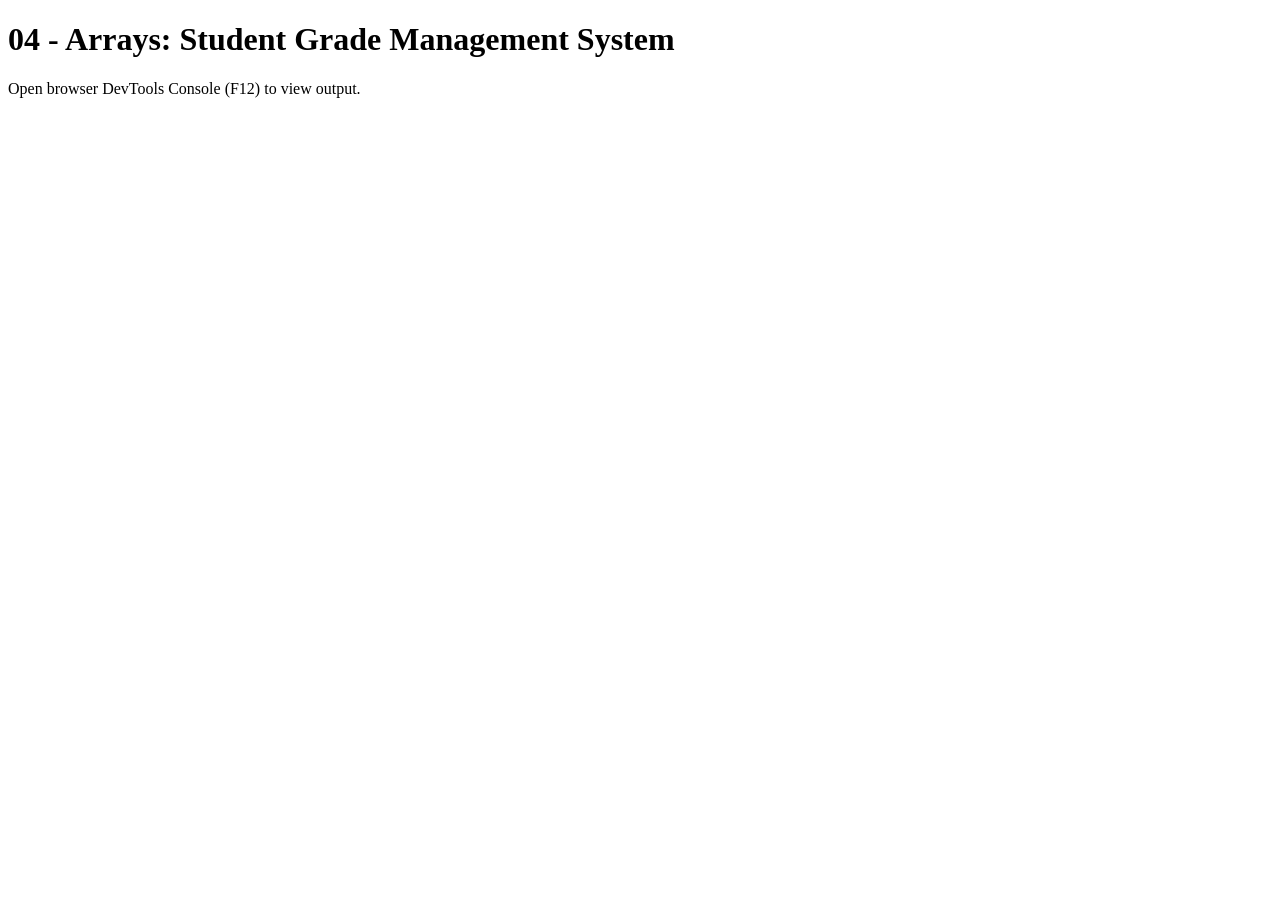
<file: 04-Arrays/index.html>
<!DOCTYPE html>
<html lang="en">
<head>
    <meta charset="UTF-8">
    <meta name="viewport" content="width=device-width, initial-scale=1.0">
    <title>04 - Arrays: Student Grade Management System</title>
</head>
<body>
    <h1>04 - Arrays: Student Grade Management System</h1>
    <p>Open browser DevTools Console (F12) to view output.</p>
    <script src="console.js"></script>
</body>
</html>
</file>
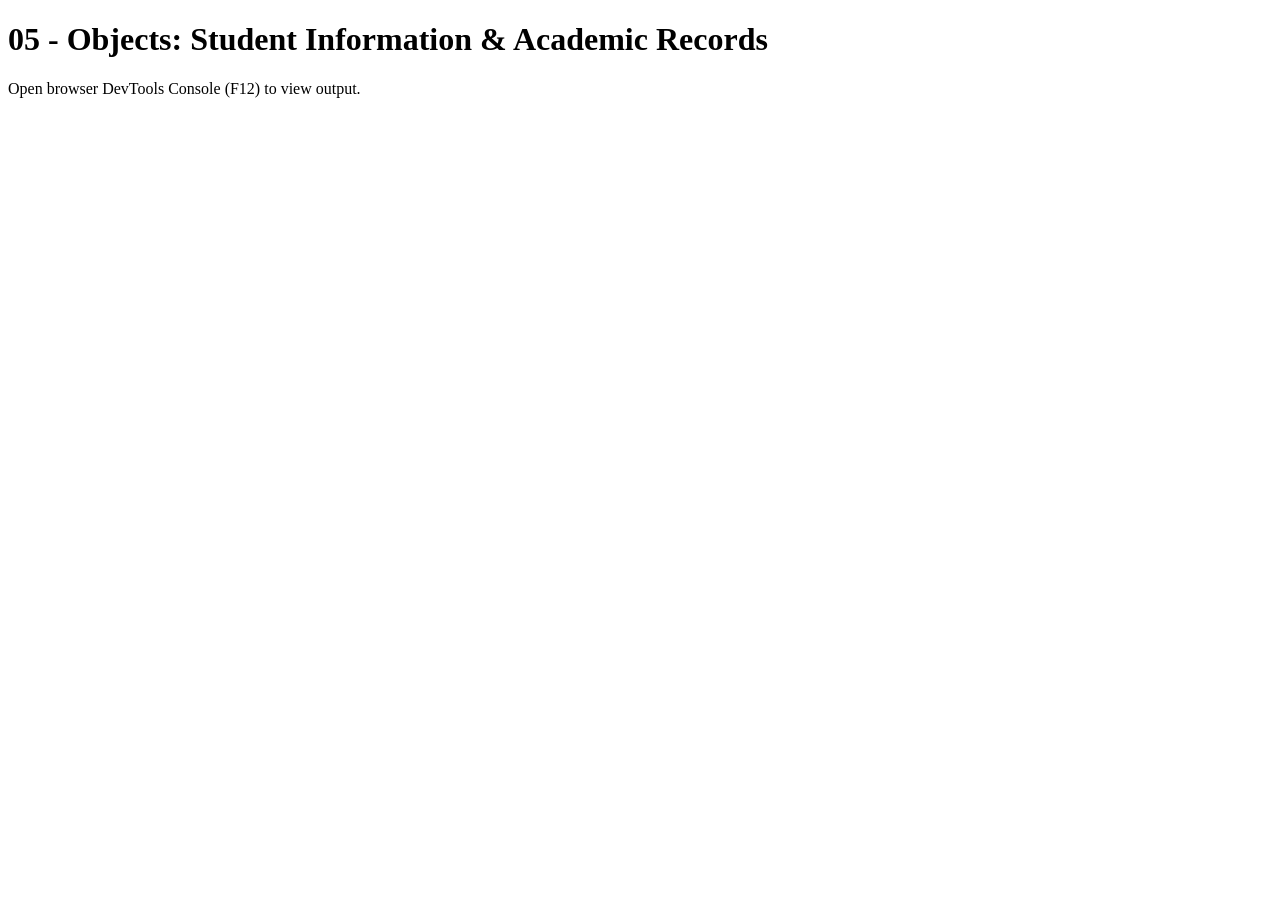
<file: 05-Objects(Scopes)/index.html>
<!DOCTYPE html>
<html lang="en">
<head>
    <meta charset="UTF-8">
    <meta name="viewport" content="width=device-width, initial-scale=1.0">
    <title>05 - Objects: Student Information System</title>
</head>
<body>
    <h1>05 - Objects: Student Information & Academic Records</h1>
    <p>Open browser DevTools Console (F12) to view output.</p>
    <script src="console.js"></script>
</body>
</html>
</file>
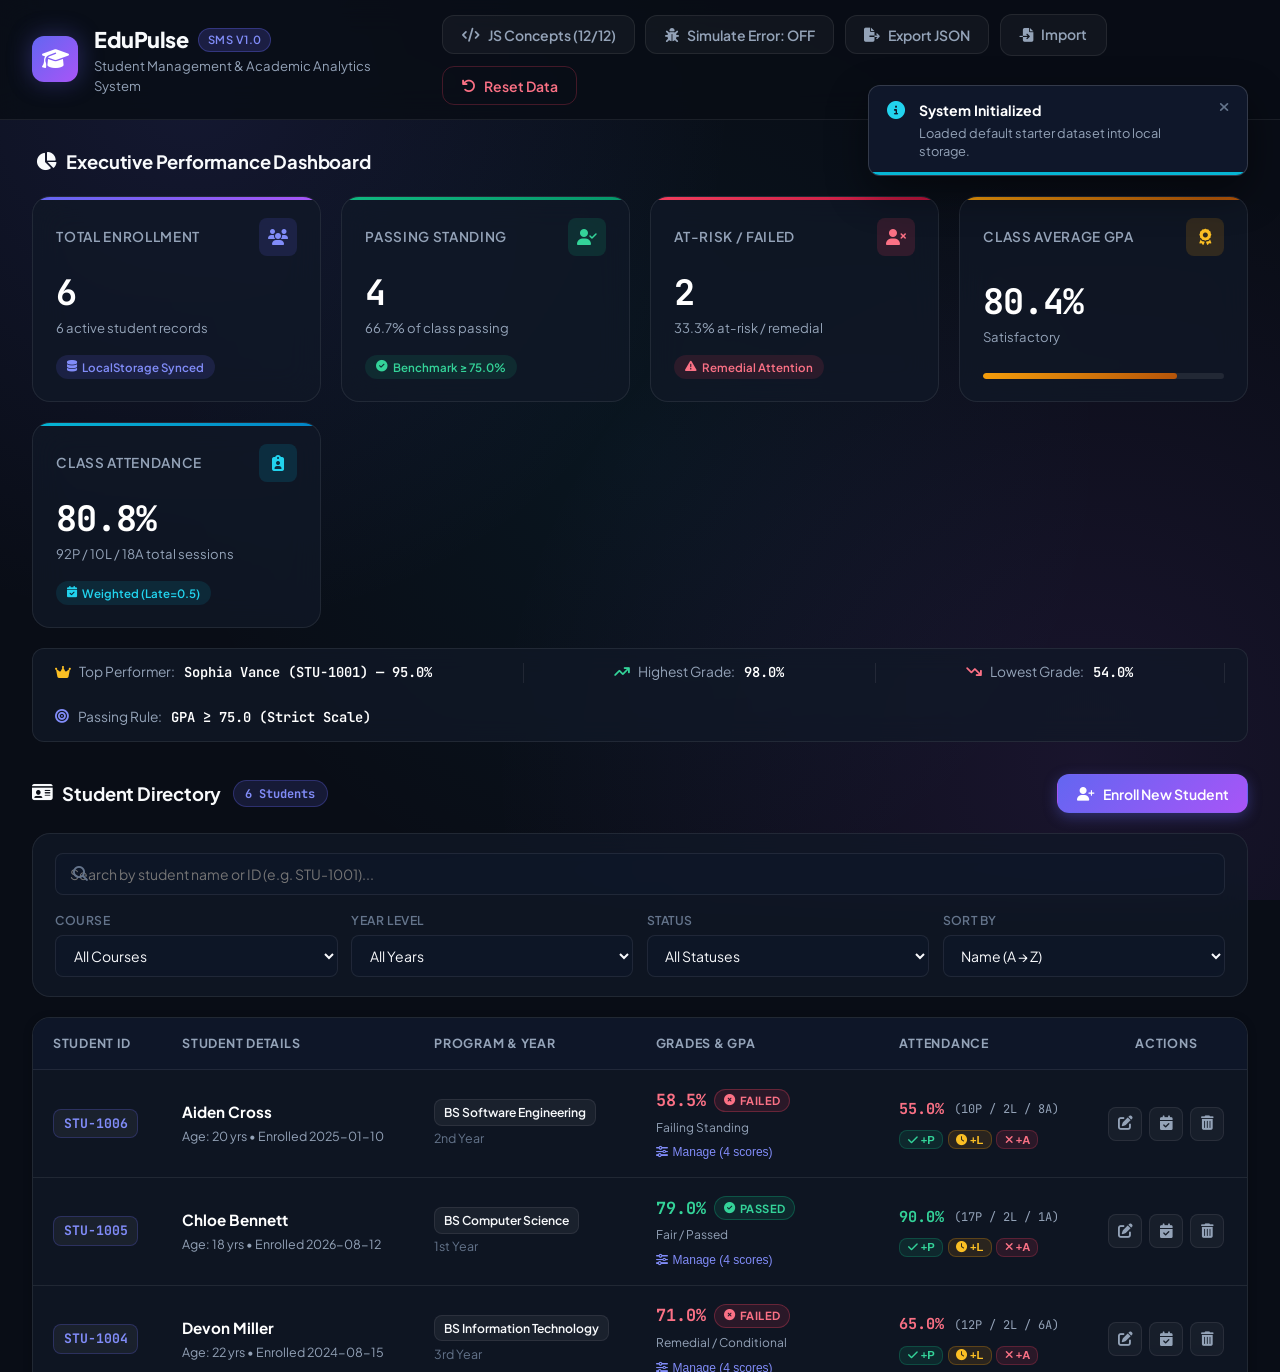
<file: 06-DOM/index.html>
<!DOCTYPE html>
<html lang="en">
<head>
    <meta charset="UTF-8">
    <meta name="viewport" content="width=device-width, initial-scale=1.0">
    <meta name="description" content="EduPulse Student Management System - Complete Vanilla JavaScript Capstone demonstrating Fundamentals to DOM manipulation, Async/Await, and Data Persistence.">
    <title>EduPulse | Student Management System (Vanilla JS Capstone)</title>

    <!-- Google Fonts: Plus Jakarta Sans & JetBrains Mono -->
    <link rel="preconnect" href="https://fonts.googleapis.com">
    <link rel="preconnect" href="https://fonts.gstatic.com" crossorigin>
    <link href="https://fonts.googleapis.com/css2?family=JetBrains+Mono:wght@400;500;600;700&family=Plus+Jakarta+Sans:wght@300;400;500;600;700;800&display=swap" rel="stylesheet">

    <!-- Font Awesome Icons CDN -->
    <link rel="stylesheet" href="https://cdnjs.cloudflare.com/ajax/libs/font-awesome/6.5.1/css/all.min.css" integrity="sha512-DTOQO9RWCH3ppGqcWaEA1BIZOC6xxalwEsw9c2QQeAIftl+Vegovlnee1c9QX4TctnWMn13TZye+giMm8e2LwA==" crossorigin="anonymous" referrerpolicy="no-referrer" />

    <!-- Application Stylesheet -->
    <link rel="stylesheet" href="css/style.css">
</head>
<body>
    <!-- ================================================================= -->
    <!-- SIMULATED ASYNC LOADING OVERLAY (MODULE 6)                         -->
    <!-- ================================================================= -->
    <div id="loadingOverlay" class="loading-overlay" role="dialog" aria-modal="true" aria-label="Loading Application">
        <div class="loader-card">
            <div class="spinner-ring">
                <div class="spinner-inner"></div>
                <i class="fa-solid fa-graduation-cap loader-icon"></i>
            </div>
            <h2 class="loader-title">EduPulse System</h2>
            <p id="loaderStatusText" class="loader-status">Initializing database and local storage...</p>
            <div class="loader-progress-track">
                <div id="loaderProgressBar" class="loader-progress-fill"></div>
            </div>
            <span class="loader-badge"><i class="fa-solid fa-bolt"></i> Async/Await Simulation (Zero API)</span>
        </div>
    </div>

    <!-- ================================================================= -->
    <!-- ASYNC ERROR RECOVERY BANNER (MODULE 6)                            -->
    <!-- ================================================================= -->
    <aside id="errorRecoveryBanner" class="error-banner hidden" role="alert" aria-live="assertive">
        <div class="error-banner-content">
            <i class="fa-solid fa-triangle-exclamation error-banner-icon"></i>
            <div class="error-banner-text">
                <strong id="errorBannerTitle">Simulated Operation Failed</strong>
                <p id="errorBannerMessage">The simulated asynchronous operation encountered an error.</p>
            </div>
        </div>
        <div class="error-banner-actions">
            <button id="retryAsyncBtn" class="btn btn-sm btn-danger-outline" type="button">
                <i class="fa-solid fa-rotate-right"></i> Retry Operation
            </button>
            <button id="dismissErrorBannerBtn" class="btn btn-sm btn-ghost" type="button" aria-label="Dismiss banner">
                <i class="fa-solid fa-xmark"></i>
            </button>
        </div>
    </aside>

    <!-- ================================================================= -->
    <!-- TOAST NOTIFICATION CONTAINER (MODULE 7)                           -->
    <!-- ================================================================= -->
    <div id="toastContainer" class="toast-container" aria-live="polite" aria-atomic="true"></div>

    <!-- ================================================================= -->
    <!-- MAIN APPLICATION WRAPPER                                          -->
    <!-- ================================================================= -->
    <div class="app-layout">
        <!-- HEADER / NAVIGATION -->
        <header class="app-header">
            <div class="header-container">
                <div class="brand-group">
                    <div class="brand-logo">
                        <i class="fa-solid fa-graduation-cap"></i>
                    </div>
                    <div class="brand-info">
                        <h1 class="brand-title">EduPulse <span class="brand-badge">SMS v1.0</span></h1>
                        <p class="brand-subtitle">Student Management & Academic Analytics System</p>
                    </div>
                </div>

                <!-- Global Action Controls -->
                <div class="header-actions">
                    <button id="inspectConceptsBtn" class="btn btn-glass" type="button" title="View demonstrated JavaScript concepts">
                        <i class="fa-solid fa-code"></i>
                        <span>JS Concepts (12/12)</span>
                    </button>

                    <button id="simulateErrorToggleBtn" class="btn btn-glass" type="button" title="Toggle simulated network error for async testing">
                        <i class="fa-solid fa-bug"></i>
                        <span id="simulateErrorLabel">Simulate Error: OFF</span>
                    </button>

                    <button id="exportDataBtn" class="btn btn-glass" type="button" title="Export records to JSON file">
                        <i class="fa-solid fa-file-export"></i>
                        <span class="desktop-only">Export JSON</span>
                    </button>

                    <label for="importDataInput" class="btn btn-glass cursor-pointer" title="Import records from JSON file">
                        <i class="fa-solid fa-file-import"></i>
                        <span class="desktop-only">Import</span>
                    </label>
                    <input type="file" id="importDataInput" accept=".json" class="visually-hidden">

                    <button id="resetDataBtn" class="btn btn-danger-ghost" type="button" title="Reset dataset to initial sample data">
                        <i class="fa-solid fa-arrow-rotate-left"></i>
                        <span class="desktop-only">Reset Data</span>
                    </button>
                </div>
            </div>
        </header>

        <!-- MAIN CONTENT AREA -->
        <main class="app-main">
            <!-- ============================================================= -->
            <!-- MODULE 4: DYNAMIC DASHBOARD SUMMARY CARDS                     -->
            <!-- ============================================================= -->
            <section class="dashboard-section" aria-labelledby="dashboardHeading">
                <div class="section-header-compact">
                    <h2 id="dashboardHeading" class="section-title">
                        <i class="fa-solid fa-chart-pie"></i> Executive Performance Dashboard
                    </h2>
                    <span class="realtime-indicator">
                        <span class="pulse-dot"></span> Real-time Calculated
                    </span>
                </div>

                <div class="stats-grid">
                    <!-- Total Students Card -->
                    <article class="stat-card stat-primary">
                        <div class="stat-header">
                            <span class="stat-label">Total Enrollment</span>
                            <div class="stat-icon-wrapper">
                                <i class="fa-solid fa-users"></i>
                            </div>
                        </div>
                        <div class="stat-body">
                            <span id="totalStudentsStat" class="stat-value">0</span>
                            <span id="totalStudentsSub" class="stat-subtext">Active student records</span>
                        </div>
                        <div class="stat-footer">
                            <span class="stat-pill pill-primary">
                                <i class="fa-solid fa-database"></i> LocalStorage Synced
                            </span>
                        </div>
                    </article>

                    <!-- Passed Students Card -->
                    <article class="stat-card stat-success">
                        <div class="stat-header">
                            <span class="stat-label">Passing Standing</span>
                            <div class="stat-icon-wrapper">
                                <i class="fa-solid fa-user-check"></i>
                            </div>
                        </div>
                        <div class="stat-body">
                            <span id="passedStudentsStat" class="stat-value">0</span>
                            <span id="passedStudentsRate" class="stat-subtext">0.0% of class passed</span>
                        </div>
                        <div class="stat-footer">
                            <span class="stat-pill pill-success">
                                <i class="fa-solid fa-circle-check"></i> Benchmark ≥ 75.0%
                            </span>
                        </div>
                    </article>

                    <!-- Failed Students Card -->
                    <article class="stat-card stat-danger">
                        <div class="stat-header">
                            <span class="stat-label">At-Risk / Failed</span>
                            <div class="stat-icon-wrapper">
                                <i class="fa-solid fa-user-xmark"></i>
                            </div>
                        </div>
                        <div class="stat-body">
                            <span id="failedStudentsStat" class="stat-value">0</span>
                            <span id="failedStudentsRate" class="stat-subtext">0.0% require intervention</span>
                        </div>
                        <div class="stat-footer">
                            <span class="stat-pill pill-danger">
                                <i class="fa-solid fa-triangle-exclamation"></i> Remedial Attention
                            </span>
                        </div>
                    </article>

                    <!-- Class Average Grade Card -->
                    <article class="stat-card stat-warning">
                        <div class="stat-header">
                            <span class="stat-label">Class Average GPA</span>
                            <div class="stat-icon-wrapper">
                                <i class="fa-solid fa-award"></i>
                            </div>
                        </div>
                        <div class="stat-body">
                            <span id="classAverageStat" class="stat-value">0.0%</span>
                            <span id="classAverageRemark" class="stat-subtext">No grades recorded</span>
                        </div>
                        <div class="stat-footer">
                            <div class="mini-progress-bar">
                                <div id="classAverageBar" class="mini-progress-fill" style="width: 0%;"></div>
                            </div>
                        </div>
                    </article>

                    <!-- Overall Attendance Rate Card -->
                    <article class="stat-card stat-info">
                        <div class="stat-header">
                            <span class="stat-label">Class Attendance</span>
                            <div class="stat-icon-wrapper">
                                <i class="fa-solid fa-clipboard-user"></i>
                            </div>
                        </div>
                        <div class="stat-body">
                            <span id="overallAttendanceStat" class="stat-value">0.0%</span>
                            <span id="attendanceBreakdownStat" class="stat-subtext">0P / 0L / 0A total sessions</span>
                        </div>
                        <div class="stat-footer">
                            <span class="stat-pill pill-info">
                                <i class="fa-solid fa-calendar-check"></i> Weighted (Late=0.5)
                            </span>
                        </div>
                    </article>
                </div>

                <!-- Class Honor Roll & Benchmark Highlights Bar -->
                <div class="benchmark-bar">
                    <div class="benchmark-item">
                        <i class="fa-solid fa-crown text-amber"></i>
                        <span>Top Performer:</span>
                        <strong id="topPerformerText" class="benchmark-val">None yet</strong>
                    </div>
                    <div class="benchmark-divider"></div>
                    <div class="benchmark-item">
                        <i class="fa-solid fa-arrow-trend-up text-emerald"></i>
                        <span>Highest Grade:</span>
                        <strong id="highestGradeText" class="benchmark-val">N/A</strong>
                    </div>
                    <div class="benchmark-divider"></div>
                    <div class="benchmark-item">
                        <i class="fa-solid fa-arrow-trend-down text-rose"></i>
                        <span>Lowest Grade:</span>
                        <strong id="lowestGradeText" class="benchmark-val">N/A</strong>
                    </div>
                    <div class="benchmark-divider"></div>
                    <div class="benchmark-item">
                        <i class="fa-solid fa-bullseye text-indigo"></i>
                        <span>Passing Rule:</span>
                        <span class="benchmark-val">GPA ≥ 75.0 (Strict Scale)</span>
                    </div>
                </div>
            </section>

            <!-- ============================================================= -->
            <!-- MODULE 1, 2, 3: STUDENT RECORDS MANAGEMENT                     -->
            <!-- ============================================================= -->
            <section class="records-section" aria-labelledby="recordsHeading">
                <div class="records-header">
                    <div class="records-title-group">
                        <h2 id="recordsHeading" class="section-title">
                            <i class="fa-solid fa-id-card"></i> Student Directory
                        </h2>
                        <span id="recordCountBadge" class="count-badge">0 Students</span>
                    </div>

                    <button id="openAddStudentModalBtn" class="btn btn-primary" type="button">
                        <i class="fa-solid fa-user-plus"></i>
                        <span>Enroll New Student</span>
                    </button>
                </div>

                <!-- Filter & Search Toolbar -->
                <div class="toolbar-card">
                    <!-- Search Input -->
                    <div class="search-box">
                        <i class="fa-solid fa-magnifying-glass search-icon"></i>
                        <input 
                            type="search" 
                            id="searchInput" 
                            class="form-control search-input" 
                            placeholder="Search by student name or ID (e.g. STU-1001)..." 
                            autocomplete="off"
                            aria-label="Search students by name or ID"
                        >
                        <button id="clearSearchBtn" class="clear-search-btn hidden" type="button" aria-label="Clear search">
                            <i class="fa-solid fa-xmark"></i>
                        </button>
                    </div>

                    <!-- Filter Controls -->
                    <div class="filter-controls">
                        <!-- Course Filter -->
                        <div class="filter-group">
                            <label for="courseFilter" class="filter-label">Course</label>
                            <select id="courseFilter" class="form-select">
                                <option value="ALL">All Courses</option>
                                <option value="BS Computer Science">BS Computer Science</option>
                                <option value="BS Information Technology">BS Information Technology</option>
                                <option value="BS Data Science">BS Data Science</option>
                                <option value="BS Software Engineering">BS Software Engineering</option>
                            </select>
                        </div>

                        <!-- Year Level Filter -->
                        <div class="filter-group">
                            <label for="yearFilter" class="filter-label">Year Level</label>
                            <select id="yearFilter" class="form-select">
                                <option value="ALL">All Years</option>
                                <option value="1st Year">1st Year</option>
                                <option value="2nd Year">2nd Year</option>
                                <option value="3rd Year">3rd Year</option>
                                <option value="4th Year">4th Year</option>
                            </select>
                        </div>

                        <!-- Academic Status Filter -->
                        <div class="filter-group">
                            <label for="statusFilter" class="filter-label">Status</label>
                            <select id="statusFilter" class="form-select">
                                <option value="ALL">All Statuses</option>
                                <option value="PASSED">Passed (≥ 75%)</option>
                                <option value="FAILED">Failed (&lt; 75%)</option>
                                <option value="NO_GRADES">No Grades Yet</option>
                            </select>
                        </div>

                        <!-- Sort By Selector -->
                        <div class="filter-group">
                            <label for="sortBySelect" class="filter-label">Sort By</label>
                            <select id="sortBySelect" class="form-select">
                                <option value="name_asc">Name (A → Z)</option>
                                <option value="name_desc">Name (Z → A)</option>
                                <option value="id_asc">Student ID (Asc)</option>
                                <option value="gpa_desc">GPA (Highest First)</option>
                                <option value="gpa_asc">GPA (Lowest First)</option>
                                <option value="attendance_desc">Attendance % (High → Low)</option>
                            </select>
                        </div>
                    </div>
                </div>

                <!-- Student Records Table Container -->
                <div class="table-container">
                    <table class="student-table" id="studentsTable" aria-describedby="recordsHeading">
                        <thead>
                            <tr>
                                <th scope="col" class="th-id">Student ID</th>
                                <th scope="col" class="th-student">Student Details</th>
                                <th scope="col" class="th-course">Program & Year</th>
                                <th scope="col" class="th-grades">Grades & GPA</th>
                                <th scope="col" class="th-attendance">Attendance</th>
                                <th scope="col" class="th-actions text-center">Actions</th>
                            </tr>
                        </thead>
                        <tbody id="studentsTableBody">
                            <!-- Populated dynamically via Vanilla JS DOM manipulation -->
                        </tbody>
                    </table>

                    <!-- Empty State Placeholder (Module 7) -->
                    <div id="emptyState" class="empty-state hidden">
                        <div class="empty-state-icon">
                            <i class="fa-solid fa-folder-open"></i>
                        </div>
                        <h3 id="emptyStateTitle" class="empty-state-title">No Students Found</h3>
                        <p id="emptyStateMsg" class="empty-state-desc">No records match your search or filter criteria. Try adjusting the query or reset your filters.</p>
                        <div class="empty-state-actions">
                            <button id="resetFiltersBtn" class="btn btn-secondary" type="button">
                                <i class="fa-solid fa-filter-circle-xmark"></i> Reset Filters
                            </button>
                            <button id="emptyStateAddBtn" class="btn btn-primary" type="button">
                                <i class="fa-solid fa-plus"></i> Add Student
                            </button>
                        </div>
                    </div>
                </div>
            </section>
        </main>

        <!-- FOOTER -->
        <footer class="app-footer">
            <div class="footer-container">
                <p>EduPulse Student Management System · Vanilla JavaScript Capstone (Zero-to-Hero)</p>
                <p class="footer-sub">Built with pure HTML, modern CSS, and vanilla JS DOM &amp; Promises. Strict zero-API architecture.</p>
            </div>
        </footer>
    </div>

    <!-- ================================================================= -->
    <!-- MODAL 1: ADD / EDIT STUDENT MODAL (MODULE 1)                      -->
    <!-- ================================================================= -->
    <div id="studentModal" class="modal-backdrop hidden" role="dialog" aria-modal="true" aria-labelledby="studentModalTitle">
        <div class="modal-dialog">
            <div class="modal-content">
                <div class="modal-header">
                    <div class="modal-title-group">
                        <i id="studentModalIcon" class="fa-solid fa-user-plus modal-title-icon"></i>
                        <h3 id="studentModalTitle" class="modal-title">Enroll New Student</h3>
                    </div>
                    <button id="closeStudentModalBtn" class="btn-close" type="button" aria-label="Close modal">
                        <i class="fa-solid fa-xmark"></i>
                    </button>
                </div>

                <form id="studentForm" novalidate>
                    <div class="modal-body">
                        <!-- Mode flag to distinguish Add vs Edit -->
                        <input type="hidden" id="studentFormMode" value="add">
                        <input type="hidden" id="originalStudentId" value="">

                        <!-- Student ID -->
                        <div class="form-row">
                            <div class="form-field">
                                <div class="field-label-group">
                                    <label for="studentIdInput" class="form-label required">Student ID</label>
                                    <button type="button" id="generateIdBtn" class="btn-link-action">
                                        <i class="fa-solid fa-wand-magic-sparkles"></i> Auto-Generate
                                    </button>
                                </div>
                                <div class="input-icon-wrapper">
                                    <i class="fa-solid fa-hashtag input-icon"></i>
                                    <input 
                                        type="text" 
                                        id="studentIdInput" 
                                        class="form-control" 
                                        placeholder="e.g. STU-1007" 
                                        required 
                                        maxlength="15"
                                    >
                                </div>
                                <span id="studentIdError" class="field-error" aria-live="polite"></span>
                            </div>

                            <!-- Age -->
                            <div class="form-field">
                                <label for="studentAgeInput" class="form-label required">Age (15 – 99)</label>
                                <div class="input-icon-wrapper">
                                    <i class="fa-solid fa-cake-candles input-icon"></i>
                                    <input 
                                        type="number" 
                                        id="studentAgeInput" 
                                        class="form-control" 
                                        placeholder="e.g. 20" 
                                        min="15" 
                                        max="99" 
                                        required
                                    >
                                </div>
                                <span id="studentAgeError" class="field-error" aria-live="polite"></span>
                            </div>
                        </div>

                        <!-- Full Name -->
                        <div class="form-field">
                            <label for="studentNameInput" class="form-label required">Full Name</label>
                            <div class="input-icon-wrapper">
                                <i class="fa-solid fa-user input-icon"></i>
                                <input 
                                    type="text" 
                                    id="studentNameInput" 
                                    class="form-control" 
                                    placeholder="e.g. Evelyn Reed" 
                                    minlength="3" 
                                    maxlength="60" 
                                    required
                                >
                            </div>
                            <span id="studentNameError" class="field-error" aria-live="polite"></span>
                        </div>

                        <!-- Course & Year Level -->
                        <div class="form-row">
                            <div class="form-field">
                                <label for="studentCourseInput" class="form-label required">Degree Program</label>
                                <select id="studentCourseInput" class="form-select" required>
                                    <option value="" disabled selected>Select course...</option>
                                    <option value="BS Computer Science">BS Computer Science</option>
                                    <option value="BS Information Technology">BS Information Technology</option>
                                    <option value="BS Data Science">BS Data Science</option>
                                    <option value="BS Software Engineering">BS Software Engineering</option>
                                </select>
                                <span id="studentCourseError" class="field-error" aria-live="polite"></span>
                            </div>

                            <div class="form-field">
                                <label for="studentYearInput" class="form-label required">Year Level</label>
                                <select id="studentYearInput" class="form-select" required>
                                    <option value="" disabled selected>Select year...</option>
                                    <option value="1st Year">1st Year</option>
                                    <option value="2nd Year">2nd Year</option>
                                    <option value="3rd Year">3rd Year</option>
                                    <option value="4th Year">4th Year</option>
                                </select>
                                <span id="studentYearError" class="field-error" aria-live="polite"></span>
                            </div>
                        </div>

                        <!-- Initial Grades (Optional on create) -->
                        <div id="initialGradesField" class="form-field">
                            <label for="studentInitialGradesInput" class="form-label">
                                Initial Grades <span class="label-optional">(Optional, comma-separated 0–100)</span>
                            </label>
                            <div class="input-icon-wrapper">
                                <i class="fa-solid fa-calculator input-icon"></i>
                                <input 
                                    type="text" 
                                    id="studentInitialGradesInput" 
                                    class="form-control" 
                                    placeholder="e.g. 88, 92, 79, 85"
                                >
                            </div>
                            <span id="studentInitialGradesError" class="field-error" aria-live="polite"></span>
                            <span class="field-hint">You can add, edit, and remove individual grades anytime after enrollment.</span>
                        </div>
                    </div>

                    <div class="modal-footer">
                        <button id="cancelStudentModalBtn" class="btn btn-secondary" type="button">Cancel</button>
                        <button id="saveStudentBtn" class="btn btn-primary" type="submit">
                            <i class="fa-solid fa-floppy-disk"></i>
                            <span id="saveStudentBtnText">Save Record</span>
                        </button>
                    </div>
                </form>
            </div>
        </div>
    </div>

    <!-- ================================================================= -->
    <!-- MODAL 2: GRADE MANAGEMENT MODAL (MODULE 2)                        -->
    <!-- ================================================================= -->
    <div id="gradeModal" class="modal-backdrop hidden" role="dialog" aria-modal="true" aria-labelledby="gradeModalTitle">
        <div class="modal-dialog">
            <div class="modal-content">
                <div class="modal-header">
                    <div class="modal-title-group">
                        <i class="fa-solid fa-calculator modal-title-icon text-indigo"></i>
                        <div>
                            <h3 id="gradeModalTitle" class="modal-title">Grade Management</h3>
                            <p id="gradeModalSubtitle" class="modal-subtitle">Managing grades for student</p>
                        </div>
                    </div>
                    <button id="closeGradeModalBtn" class="btn-close" type="button" aria-label="Close modal">
                        <i class="fa-solid fa-xmark"></i>
                    </button>
                </div>

                <div class="modal-body">
                    <input type="hidden" id="gradeStudentId">

                    <!-- Live Grade Summary Bar -->
                    <div class="grade-summary-card">
                        <div class="grade-stat-box">
                            <span class="grade-stat-label">Calculated GPA</span>
                            <strong id="modalGpaValue" class="grade-stat-value">0.0%</strong>
                        </div>
                        <div class="grade-stat-box">
                            <span class="grade-stat-label">Academic Standing</span>
                            <span id="modalStandingBadge" class="status-badge badge-neutral">No Grades</span>
                        </div>
                        <div class="grade-stat-box">
                            <span class="grade-stat-label">High / Low Score</span>
                            <span id="modalHighLowScore" class="grade-stat-text">-- / --</span>
                        </div>
                    </div>

                    <!-- Add New Grade Form -->
                    <form id="addGradeForm" class="add-grade-form" novalidate>
                        <div class="form-field add-grade-input-group">
                            <label for="newGradeInput" class="form-label required">Assign New Grade (0 – 100)</label>
                            <div class="input-with-button">
                                <div class="input-icon-wrapper flex-grow">
                                    <i class="fa-solid fa-percent input-icon"></i>
                                    <input 
                                        type="number" 
                                        id="newGradeInput" 
                                        class="form-control" 
                                        placeholder="Enter score (0–100)" 
                                        min="0" 
                                        max="100" 
                                        step="0.1" 
                                        required
                                    >
                                </div>
                                <button id="submitNewGradeBtn" class="btn btn-primary" type="submit">
                                    <i class="fa-solid fa-plus"></i> Add Grade
                                </button>
                            </div>
                            <span id="newGradeError" class="field-error" aria-live="polite"></span>
                        </div>
                    </form>

                    <!-- Existing Grades List -->
                    <div class="existing-grades-section">
                        <div class="existing-grades-header">
                            <h4 class="subheading">Recorded Assessments</h4>
                            <span id="gradesCountLabel" class="text-muted">0 entries</span>
                        </div>
                        <div id="gradesChipsContainer" class="grades-chips-grid">
                            <!-- Populated dynamically via DOM -->
                        </div>
                        <p id="noGradesNotice" class="text-muted text-center py-2 hidden">No grades recorded yet for this student.</p>
                    </div>
                </div>

                <div class="modal-footer">
                    <button id="doneGradeModalBtn" class="btn btn-primary" type="button">Done</button>
                </div>
            </div>
        </div>
    </div>

    <!-- ================================================================= -->
    <!-- MODAL 3: ATTENDANCE MANAGEMENT MODAL (MODULE 3)                   -->
    <!-- ================================================================= -->
    <div id="attendanceModal" class="modal-backdrop hidden" role="dialog" aria-modal="true" aria-labelledby="attendanceModalTitle">
        <div class="modal-dialog">
            <div class="modal-content">
                <div class="modal-header">
                    <div class="modal-title-group">
                        <i class="fa-solid fa-clipboard-user modal-title-icon text-cyan"></i>
                        <div>
                            <h3 id="attendanceModalTitle" class="modal-title">Attendance Tracking</h3>
                            <p id="attendanceModalSubtitle" class="modal-subtitle">Update session records</p>
                        </div>
                    </div>
                    <button id="closeAttendanceModalBtn" class="btn-close" type="button" aria-label="Close modal">
                        <i class="fa-solid fa-xmark"></i>
                    </button>
                </div>

                <div class="modal-body">
                    <input type="hidden" id="attendanceStudentId">

                    <!-- Attendance Rate Indicator Card -->
                    <div class="attendance-rate-card">
                        <div class="attendance-rate-info">
                            <span class="rate-label">Attendance Rating</span>
                            <span id="modalAttendanceRate" class="rate-value">0.0%</span>
                            <span id="modalAttendanceRemark" class="rate-sub">Calculated via (Present + 0.5×Late) / Total</span>
                        </div>
                        <div class="attendance-progress-ring">
                            <div class="progress-ring-track">
                                <div id="modalAttendanceProgressRing" class="progress-ring-fill" style="width: 0%;"></div>
                            </div>
                        </div>
                    </div>

                    <!-- Counter Controls -->
                    <div class="attendance-controls-grid">
                        <!-- Present -->
                        <div class="attendance-counter-card border-success">
                            <div class="counter-label text-success">
                                <i class="fa-solid fa-circle-check"></i> Present (1.0 pt)
                            </div>
                            <div class="counter-actions">
                                <button type="button" id="decPresentBtn" class="btn-counter" aria-label="Decrease present count">-</button>
                                <span id="modalPresentCount" class="counter-display">0</span>
                                <button type="button" id="incPresentBtn" class="btn-counter" aria-label="Increase present count">+</button>
                            </div>
                        </div>

                        <!-- Late -->
                        <div class="attendance-counter-card border-warning">
                            <div class="counter-label text-amber">
                                <i class="fa-solid fa-clock"></i> Late (0.5 pt)
                            </div>
                            <div class="counter-actions">
                                <button type="button" id="decLateBtn" class="btn-counter" aria-label="Decrease late count">-</button>
                                <span id="modalLateCount" class="counter-display">0</span>
                                <button type="button" id="incLateBtn" class="btn-counter" aria-label="Increase late count">+</button>
                            </div>
                        </div>

                        <!-- Absent -->
                        <div class="attendance-counter-card border-danger">
                            <div class="counter-label text-rose">
                                <i class="fa-solid fa-circle-xmark"></i> Absent (0.0 pt)
                            </div>
                            <div class="counter-actions">
                                <button type="button" id="decAbsentBtn" class="btn-counter" aria-label="Decrease absent count">-</button>
                                <span id="modalAbsentCount" class="counter-display">0</span>
                                <button type="button" id="incAbsentBtn" class="btn-counter" aria-label="Increase absent count">+</button>
                            </div>
                        </div>
                    </div>

                    <div class="total-sessions-summary">
                        <span>Total Academic Sessions:</span>
                        <strong id="modalTotalSessions">0</strong>
                    </div>
                </div>

                <div class="modal-footer">
                    <button id="resetStudentAttendanceBtn" class="btn btn-secondary" type="button">
                        <i class="fa-solid fa-rotate-left"></i> Reset to Zero
                    </button>
                    <button id="doneAttendanceModalBtn" class="btn btn-primary" type="button">Save &amp; Close</button>
                </div>
            </div>
        </div>
    </div>

    <!-- ================================================================= -->
    <!-- MODAL 4: CONFIRMATION DIALOG (MODULE 7 - DELETE / RESET)          -->
    <!-- ================================================================= -->
    <div id="confirmModal" class="modal-backdrop hidden" role="dialog" aria-modal="true" aria-labelledby="confirmModalTitle">
        <div class="modal-dialog modal-dialog-sm">
            <div class="modal-content">
                <div class="modal-header">
                    <div class="modal-title-group">
                        <i id="confirmModalIcon" class="fa-solid fa-triangle-exclamation text-rose modal-title-icon"></i>
                        <h3 id="confirmModalTitle" class="modal-title">Confirm Action</h3>
                    </div>
                    <button id="closeConfirmModalBtn" class="btn-close" type="button" aria-label="Close modal">
                        <i class="fa-solid fa-xmark"></i>
                    </button>
                </div>

                <div class="modal-body">
                    <p id="confirmModalMessage" class="confirm-message">Are you sure you want to proceed with this action?</p>
                    <div id="confirmModalSubtext" class="confirm-subtext">This action cannot be undone.</div>
                </div>

                <div class="modal-footer">
                    <button id="cancelConfirmModalBtn" class="btn btn-secondary" type="button">Cancel</button>
                    <button id="executeConfirmModalBtn" class="btn btn-danger" type="button">
                        <i class="fa-solid fa-trash-can"></i> Confirm &amp; Proceed
                    </button>
                </div>
            </div>
        </div>
    </div>

    <!-- ================================================================= -->
    <!-- MODAL 5: JAVASCRIPT CONCEPTS INSPECTOR MODAL                      -->
    <!-- ================================================================= -->
    <div id="conceptsModal" class="modal-backdrop hidden" role="dialog" aria-modal="true" aria-labelledby="conceptsModalTitle">
        <div class="modal-dialog modal-dialog-lg">
            <div class="modal-content">
                <div class="modal-header">
                    <div class="modal-title-group">
                        <i class="fa-solid fa-graduation-cap modal-title-icon text-indigo"></i>
                        <div>
                            <h3 id="conceptsModalTitle" class="modal-title">JavaScript Mastery Inspector</h3>
                            <p class="modal-subtitle">12/12 Core Concepts Implemented &amp; Verified in Code</p>
                        </div>
                    </div>
                    <button id="closeConceptsModalBtn" class="btn-close" type="button" aria-label="Close modal">
                        <i class="fa-solid fa-xmark"></i>
                    </button>
                </div>

                <div class="modal-body concepts-modal-body">
                    <div class="concepts-grid" id="conceptsGrid">
                        <!-- Populated dynamically from JavaScript inspection registry -->
                    </div>
                </div>

                <div class="modal-footer">
                    <button id="closeConceptsFooterBtn" class="btn btn-primary" type="button">Close Inspector</button>
                </div>
            </div>
        </div>
    </div>

    <!-- ================================================================= -->
    <!-- APPLICATION LOGIC SCRIPT (STRICT VANILLA JAVASCRIPT)              -->
    <!-- ================================================================= -->
    <script src="js/app.js"></script>
</body>
</html>
</file>
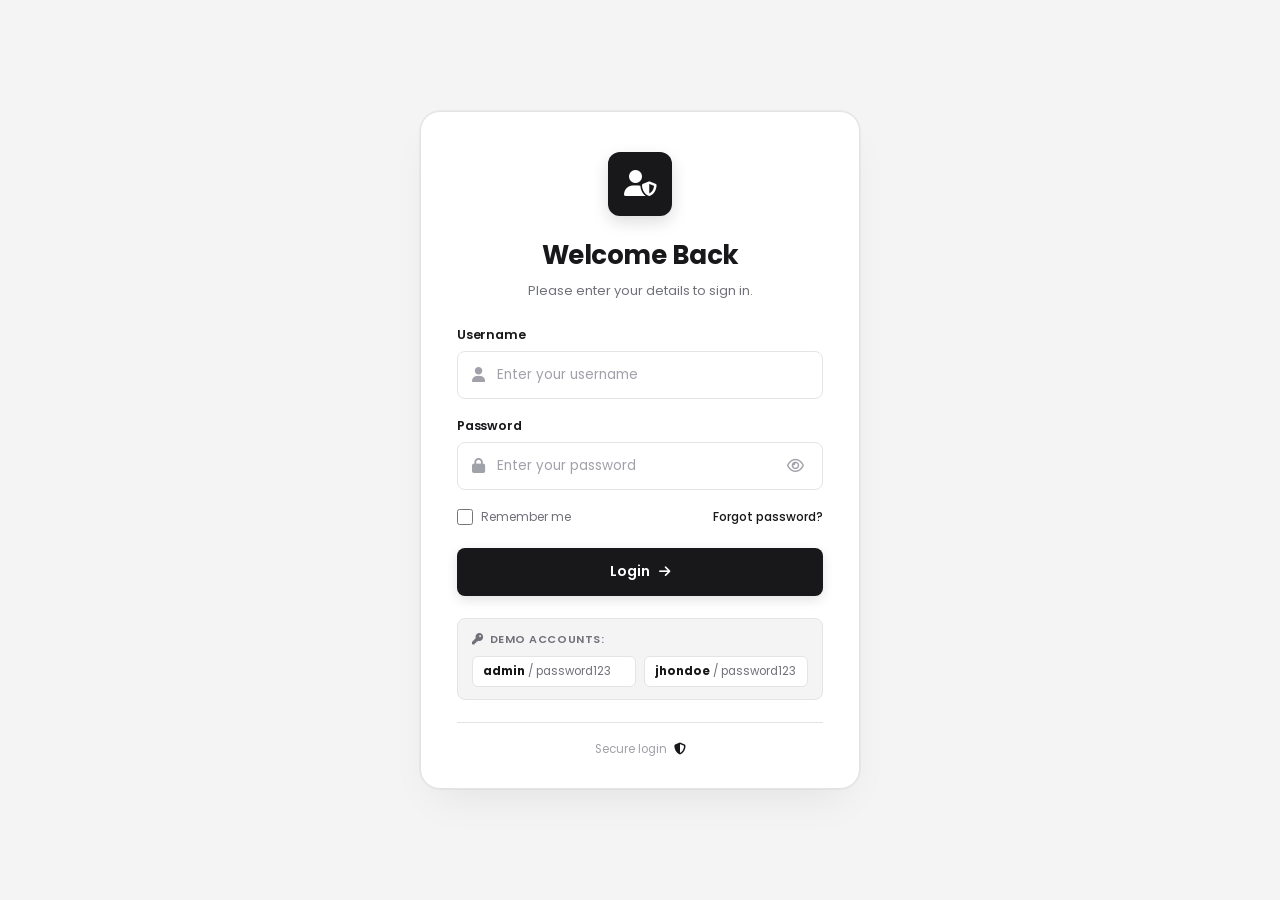
<file: test-auth/index.html>
<!DOCTYPE html>
<html lang="en">

<head>
    <meta charset="UTF-8">
    <meta name="viewport" content="width=device-width, initial-scale=1.0">

    <title>Login | My Website</title>

    <!-- CSS (Modern Neutral Theme, No Gradients) -->
    <link rel="stylesheet" href="css/login.css">

    <!-- Font Awesome -->
    <link rel="stylesheet" href="https://cdnjs.cloudflare.com/ajax/libs/font-awesome/6.7.2/css/all.min.css">

    <!-- Google Fonts -->
    <link rel="preconnect" href="https://fonts.googleapis.com">
    <link rel="preconnect" href="https://fonts.gstatic.com" crossorigin>
    <link href="https://fonts.googleapis.com/css2?family=Poppins:wght@300;400;500;600;700&display=swap"
        rel="stylesheet">
</head>

<body>

    <main class="login-container">

        <form class="login-card" id="login-form" action="#" method="post" novalidate>

            <!-- Logo -->
            <div class="login-icon">
                <i class="fa-solid fa-user-shield" aria-hidden="true"></i>
            </div>

            <!-- Heading -->
            <h1>Welcome Back</h1>
            <p class="subtitle">Please enter your details to sign in.</p>

            <!-- Alert / Error Message Container -->
            <div id="login-alert" class="login-alert hidden" role="alert" aria-live="polite">
                <i id="alert-icon" class="fa-solid fa-circle-exclamation"></i>
                <span id="alert-text">Invalid username or password.</span>
            </div>

            <!-- Username -->
            <div class="input-group">
                <label for="username">Username</label>

                <div class="username-input input-box">
                    <i class="fa-solid fa-user" aria-hidden="true"></i>

                    <input type="text" id="username" name="username" placeholder="Enter your username"
                        autocomplete="username" required>
                </div>
            </div>

            <!-- Password -->
            <div class="input-group">
                <label for="password">Password</label>

                <div class="password-input input-box">
                    <i class="fa-solid fa-lock" aria-hidden="true"></i>

                    <input type="password" id="password" name="password" placeholder="Enter your password"
                        autocomplete="current-password" required>

                    <button type="button" id="toggle-password" class="toggle-password-btn" aria-label="Toggle password visibility">
                        <i class="fa-regular fa-eye" id="eye-icon"></i>
                    </button>
                </div>
            </div>

            <!-- Options -->
            <div class="options">

                <div class="remember-me">
                    <input type="checkbox" id="remember-me" name="remember-me">

                    <label for="remember-me">Remember me</label>
                </div>

                <a href="#" id="forgot-password-link">Forgot password?</a>

            </div>

            <!-- Login Button -->
            <button type="submit" id="login-btn">
                <span id="btn-text">Login</span>
                <i class="fa-solid fa-arrow-right" id="btn-icon" aria-hidden="true"></i>
            </button>

            <!-- Quick Demo Credentials Hint -->
            <div class="demo-hint-box">
                <span class="hint-title"><i class="fa-solid fa-key"></i> Demo Accounts:</span>
                <div class="demo-chips">
                    <button type="button" class="demo-chip" data-user="admin" data-pass="password123">
                        <strong>admin</strong> / password123
                    </button>
                    <button type="button" class="demo-chip" data-user="jhondoe" data-pass="password123">
                        <strong>jhondoe</strong> / password123
                    </button>
                </div>
            </div>

            <!-- Footer -->
            <p class="login-footer">
                Secure login <i class="fa-solid fa-shield-halved" aria-hidden="true"></i>
            </p>

        </form>

    </main>

    <!-- JavaScript -->
    <script src="js/login.js"></script>

</body>

</html>
</file>
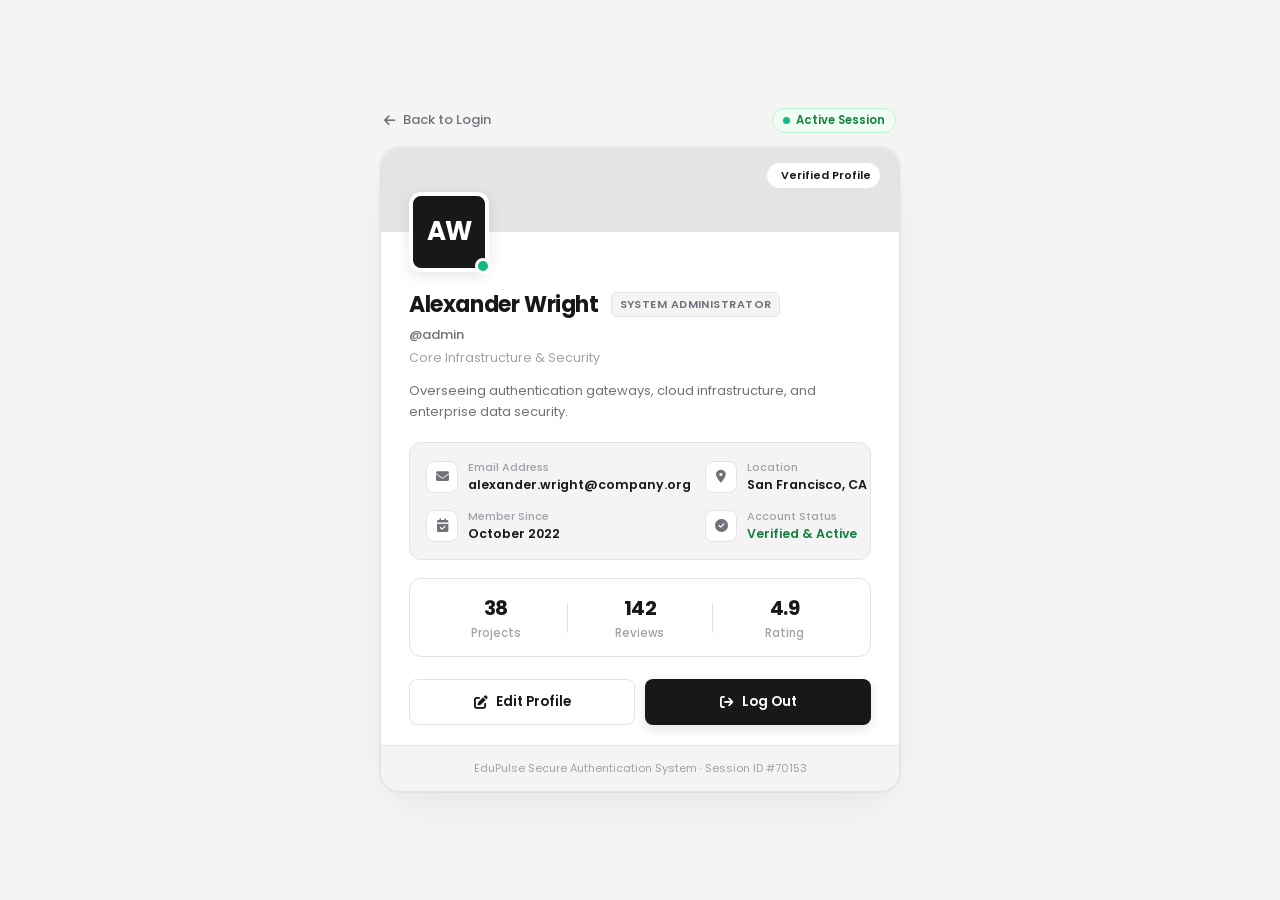
<file: test-auth/profile.html>
<!DOCTYPE html>
<html lang="en">

<head>
    <meta charset="UTF-8">
    <meta name="viewport" content="width=device-width, initial-scale=1.0">

    <title>User Profile | My Website</title>

    <!-- CSS (Modern Neutral Theme, No Gradients) -->
    <link rel="stylesheet" href="css/profile.css">

    <!-- Font Awesome -->
    <link rel="stylesheet" href="https://cdnjs.cloudflare.com/ajax/libs/font-awesome/6.7.2/css/all.min.css">

    <!-- Google Fonts -->
    <link rel="preconnect" href="https://fonts.googleapis.com">
    <link rel="preconnect" href="https://fonts.gstatic.com" crossorigin>
    <link href="https://fonts.googleapis.com/css2?family=Poppins:wght@300;400;500;600;700&display=swap"
        rel="stylesheet">
</head>

<body>

    <main class="profile-container">

        <!-- Top Navigation Bar -->
        <nav class="profile-nav" aria-label="Breadcrumb">
            <a href="index.html" class="nav-back-link">
                <i class="fa-solid fa-arrow-left"></i>
                <span>Back to Login</span>
            </a>
            <span class="auth-pill">
                <span class="status-dot"></span>
                <span>Active Session</span>
            </span>
        </nav>

        <!-- Main Profile Card -->
        <article class="profile-card">

            <!-- Card Header / Cover Bar (Solid Neutral, Zero Gradient) -->
            <div class="card-cover">
                <span class="security-tag">
                    <i class="fa-solid fa-shield-check"></i> Verified Profile
                </span>
            </div>

            <!-- Avatar Section -->
            <div class="avatar-wrapper">
                <div class="avatar" id="avatar-initials">
                    JD
                </div>
                <div class="avatar-status-dot" title="Online"></div>
            </div>

            <!-- Profile Info Header -->
            <div class="profile-header-info">
                <div class="name-badge-row">
                    <h1 id="profile-name">Alexander Wright</h1>
                    <span id="profile-badge" class="badge-role">System Administrator</span>
                </div>
                <p id="profile-handle" class="profile-handle">@admin</p>
                <p id="profile-department" class="profile-department">Core Infrastructure &amp; Security</p>
            </div>

            <!-- Bio -->
            <p id="profile-bio" class="profile-bio">
                Overseeing authentication gateways, cloud infrastructure, and enterprise data security.
            </p>

            <!-- Metadata Details Grid -->
            <div class="details-grid">
                <div class="detail-item">
                    <div class="detail-icon">
                        <i class="fa-solid fa-envelope"></i>
                    </div>
                    <div class="detail-text">
                        <span class="detail-label">Email Address</span>
                        <strong id="profile-email">alexander.wright@company.org</strong>
                    </div>
                </div>

                <div class="detail-item">
                    <div class="detail-icon">
                        <i class="fa-solid fa-location-dot"></i>
                    </div>
                    <div class="detail-text">
                        <span class="detail-label">Location</span>
                        <strong id="profile-location">San Francisco, CA</strong>
                    </div>
                </div>

                <div class="detail-item">
                    <div class="detail-icon">
                        <i class="fa-solid fa-calendar-check"></i>
                    </div>
                    <div class="detail-text">
                        <span class="detail-label">Member Since</span>
                        <strong id="profile-joined">October 2022</strong>
                    </div>
                </div>

                <div class="detail-item">
                    <div class="detail-icon">
                        <i class="fa-solid fa-circle-check"></i>
                    </div>
                    <div class="detail-text">
                        <span class="detail-label">Account Status</span>
                        <strong class="text-success">Verified &amp; Active</strong>
                    </div>
                </div>
            </div>

            <!-- Activity Stats Counters -->
            <div class="stats-row">
                <div class="stat-box">
                    <span id="stat-projects" class="stat-value">38</span>
                    <span class="stat-label">Projects</span>
                </div>
                <div class="stat-divider"></div>
                <div class="stat-box">
                    <span id="stat-reviews" class="stat-value">142</span>
                    <span class="stat-label">Reviews</span>
                </div>
                <div class="stat-divider"></div>
                <div class="stat-box">
                    <span id="stat-rating" class="stat-value">4.9</span>
                    <span class="stat-label">Rating</span>
                </div>
            </div>

            <!-- Action Buttons Row -->
            <div class="card-actions">
                <button type="button" id="edit-profile-btn" class="btn btn-secondary">
                    <i class="fa-solid fa-pen-to-square"></i>
                    <span>Edit Profile</span>
                </button>

                <button type="button" id="logout-btn" class="btn btn-primary">
                    <i class="fa-solid fa-arrow-right-from-bracket"></i>
                    <span>Log Out</span>
                </button>
            </div>

            <!-- Footer Meta -->
            <footer class="profile-card-footer">
                <p>EduPulse Secure Authentication System · Session ID #<span id="session-id">84920</span></p>
            </footer>

        </article>

        <!-- Notification Toast (for actions) -->
        <div id="profile-toast" class="profile-toast hidden" role="status">
            <i class="fa-solid fa-circle-check"></i>
            <span id="toast-message">Action completed.</span>
        </div>

    </main>

    <!-- JavaScript -->
    <script src="js/profile.js"></script>

</body>

</html>
</file>
<file: 06-DOM/css/style.css>
/* ==========================================================================
   EDUPULSE STUDENT MANAGEMENT SYSTEM - CORE STYLESHEET
   Design Language: Modern Dark Glassmorphism, Micro-interactions, Fluid Typography
   ========================================================================== */

/* --------------------------------------------------------------------------
   1. CSS Custom Properties / Design Tokens
   -------------------------------------------------------------------------- */
:root {
    /* Color Palette */
    --bg-base: #090d16;
    --bg-surface: #111827;
    --bg-card: rgba(17, 24, 39, 0.75);
    --bg-card-hover: rgba(31, 41, 55, 0.85);
    --bg-glass: rgba(255, 255, 255, 0.03);
    --bg-glass-active: rgba(255, 255, 255, 0.08);

    /* Borders */
    --border-subtle: rgba(255, 255, 255, 0.08);
    --border-medium: rgba(255, 255, 255, 0.15);
    --border-focus: #6366f1;

    /* Brand / Accent Colors */
    --primary: #6366f1;
    --primary-light: #818cf8;
    --primary-dark: #4f46e5;
    --primary-gradient: linear-gradient(135deg, #6366f1 0%, #a855f7 100%);

    --success: #10b981;
    --success-light: #34d399;
    --success-dark: #059669;
    --success-bg: rgba(16, 185, 129, 0.12);
    --success-gradient: linear-gradient(135deg, #10b981 0%, #059669 100%);

    --danger: #f43f5e;
    --danger-light: #fb7185;
    --danger-dark: #e11d48;
    --danger-bg: rgba(244, 63, 94, 0.12);
    --danger-gradient: linear-gradient(135deg, #f43f5e 0%, #be123c 100%);

    --warning: #f59e0b;
    --warning-light: #fbbf24;
    --warning-dark: #d97706;
    --warning-bg: rgba(245, 158, 11, 0.12);
    --warning-gradient: linear-gradient(135deg, #f59e0b 0%, #b45309 100%);

    --info: #06b6d4;
    --info-light: #22d3ee;
    --info-bg: rgba(6, 182, 212, 0.12);
    --info-gradient: linear-gradient(135deg, #06b6d4 0%, #0284c7 100%);

    /* Typography */
    --font-main: 'Plus Jakarta Sans', system-ui, -apple-system, BlinkMacSystemFont, 'Segoe UI', Roboto, sans-serif;
    --font-mono: 'JetBrains Mono', monospace;

    --text-primary: #f8fafc;
    --text-secondary: #94a3b8;
    --text-muted: #64748b;
    --text-inverse: #0f172a;

    /* Elevations & Shadows */
    --shadow-sm: 0 2px 8px rgba(0, 0, 0, 0.25);
    --shadow-md: 0 8px 24px rgba(0, 0, 0, 0.35);
    --shadow-lg: 0 16px 40px rgba(0, 0, 0, 0.45);
    --shadow-glow: 0 0 25px rgba(99, 102, 241, 0.35);
    --shadow-success-glow: 0 0 20px rgba(16, 185, 129, 0.3);

    /* Transitions & Radii */
    --radius-sm: 8px;
    --radius-md: 12px;
    --radius-lg: 18px;
    --radius-full: 9999px;
    --transition: all 0.2s cubic-bezier(0.16, 1, 0.3, 1);
}

/* --------------------------------------------------------------------------
   2. Reset & Baseline
   -------------------------------------------------------------------------- */
*, *::before, *::after {
    box-sizing: border-box;
    margin: 0;
    padding: 0;
}

html {
    font-size: 16px;
    scroll-behavior: smooth;
    color-scheme: dark;
}

body {
    font-family: var(--font-main);
    background-color: var(--bg-base);
    color: var(--text-primary);
    min-height: 100vh;
    line-height: 1.5;
    -webkit-font-smoothing: antialiased;
    -moz-osx-font-smoothing: grayscale;
    background-image: 
        radial-gradient(circle at 15% 10%, rgba(99, 102, 241, 0.12) 0%, transparent 40%),
        radial-gradient(circle at 85% 85%, rgba(168, 85, 247, 0.1) 0%, transparent 45%),
        radial-gradient(circle at 50% 50%, rgba(6, 182, 212, 0.05) 0%, transparent 60%);
    background-attachment: fixed;
}

/* --------------------------------------------------------------------------
   3. Layout Structure
   -------------------------------------------------------------------------- */
.app-layout {
    display: flex;
    flex-direction: column;
    min-height: 100vh;
}

.app-main {
    flex: 1;
    max-width: 1440px;
    width: 100%;
    margin: 0 auto;
    padding: 1.75rem 2rem 3rem;
    display: flex;
    flex-direction: column;
    gap: 2rem;
}

/* --------------------------------------------------------------------------
   4. Header & Navigation
   -------------------------------------------------------------------------- */
.app-header {
    position: sticky;
    top: 0;
    z-index: 40;
    background: rgba(9, 13, 22, 0.85);
    backdrop-filter: blur(16px);
    border-bottom: 1px solid var(--border-subtle);
    padding: 0.85rem 2rem;
}

.header-container {
    max-width: 1440px;
    margin: 0 auto;
    display: flex;
    justify-content: space-between;
    align-items: center;
    gap: 1.5rem;
}

.brand-group {
    display: flex;
    align-items: center;
    gap: 1rem;
}

.brand-logo {
    width: 46px;
    height: 46px;
    border-radius: var(--radius-md);
    background: var(--primary-gradient);
    display: flex;
    align-items: center;
    justify-content: center;
    font-size: 1.35rem;
    color: #ffffff;
    box-shadow: var(--shadow-glow);
    flex-shrink: 0;
}

.brand-title {
    font-size: 1.35rem;
    font-weight: 800;
    letter-spacing: -0.02em;
    display: flex;
    align-items: center;
    gap: 0.6rem;
}

.brand-badge {
    font-size: 0.7rem;
    font-weight: 600;
    padding: 0.15rem 0.55rem;
    border-radius: var(--radius-full);
    background: rgba(99, 102, 241, 0.2);
    color: var(--primary-light);
    border: 1px solid rgba(99, 102, 241, 0.35);
    letter-spacing: 0.04em;
    text-transform: uppercase;
}

.brand-subtitle {
    font-size: 0.82rem;
    color: var(--text-secondary);
}

.header-actions {
    display: flex;
    align-items: center;
    gap: 0.65rem;
    flex-wrap: wrap;
}

/* --------------------------------------------------------------------------
   5. Buttons & Controls
   -------------------------------------------------------------------------- */
.btn {
    display: inline-flex;
    align-items: center;
    justify-content: center;
    gap: 0.5rem;
    padding: 0.6rem 1.15rem;
    border-radius: var(--radius-md);
    font-family: var(--font-main);
    font-size: 0.875rem;
    font-weight: 600;
    cursor: pointer;
    border: 1px solid transparent;
    transition: var(--transition);
    text-decoration: none;
    white-space: nowrap;
    user-select: none;
}

.btn:focus-visible {
    outline: 2px solid var(--primary-light);
    outline-offset: 2px;
}

.btn:disabled {
    opacity: 0.55;
    cursor: not-allowed;
    pointer-events: none;
}

.btn-primary {
    background: var(--primary-gradient);
    color: #ffffff;
    box-shadow: 0 4px 14px rgba(99, 102, 241, 0.35);
}

.btn-primary:hover:not(:disabled) {
    transform: translateY(-2px);
    box-shadow: 0 6px 20px rgba(99, 102, 241, 0.5);
}

.btn-secondary {
    background: rgba(255, 255, 255, 0.06);
    color: var(--text-primary);
    border: 1px solid var(--border-subtle);
}

.btn-secondary:hover:not(:disabled) {
    background: rgba(255, 255, 255, 0.12);
    border-color: var(--border-medium);
}

.btn-glass {
    background: rgba(255, 255, 255, 0.04);
    color: var(--text-secondary);
    border: 1px solid var(--border-subtle);
}

.btn-glass:hover:not(:disabled) {
    background: rgba(255, 255, 255, 0.09);
    color: var(--text-primary);
    border-color: var(--border-medium);
}

.btn-danger {
    background: var(--danger-gradient);
    color: #ffffff;
    box-shadow: 0 4px 14px rgba(244, 63, 94, 0.35);
}

.btn-danger:hover:not(:disabled) {
    transform: translateY(-2px);
    box-shadow: 0 6px 20px rgba(244, 63, 94, 0.5);
}

.btn-danger-ghost {
    background: transparent;
    color: var(--danger-light);
    border: 1px solid rgba(244, 63, 94, 0.25);
}

.btn-danger-ghost:hover:not(:disabled) {
    background: var(--danger-bg);
    border-color: var(--danger);
    color: #ffffff;
}

.btn-danger-outline {
    background: transparent;
    border: 1px solid var(--danger);
    color: var(--danger-light);
}

.btn-danger-outline:hover:not(:disabled) {
    background: var(--danger);
    color: #ffffff;
}

.btn-ghost {
    background: transparent;
    color: var(--text-secondary);
    border: none;
    padding: 0.4rem 0.6rem;
}

.btn-ghost:hover:not(:disabled) {
    color: var(--text-primary);
    background: rgba(255, 255, 255, 0.06);
}

.btn-sm {
    padding: 0.4rem 0.75rem;
    font-size: 0.8rem;
    border-radius: var(--radius-sm);
}

.btn-close {
    background: transparent;
    border: none;
    color: var(--text-secondary);
    width: 32px;
    height: 32px;
    border-radius: var(--radius-sm);
    display: inline-flex;
    align-items: center;
    justify-content: center;
    font-size: 1.1rem;
    cursor: pointer;
    transition: var(--transition);
}

.btn-close:hover {
    color: #ffffff;
    background: rgba(255, 255, 255, 0.1);
}

.btn-link-action {
    background: transparent;
    border: none;
    color: var(--primary-light);
    font-size: 0.78rem;
    font-weight: 600;
    cursor: pointer;
    display: inline-flex;
    align-items: center;
    gap: 0.35rem;
    padding: 0;
    transition: var(--transition);
}

.btn-link-action:hover {
    color: #ffffff;
    text-decoration: underline;
}

/* --------------------------------------------------------------------------
   6. Module 4: Dashboard & Metric Cards
   -------------------------------------------------------------------------- */
.dashboard-section {
    display: flex;
    flex-direction: column;
    gap: 1.25rem;
}

.section-header-compact {
    display: flex;
    justify-content: space-between;
    align-items: center;
    padding: 0 0.25rem;
}

.section-title {
    font-size: 1.15rem;
    font-weight: 700;
    letter-spacing: -0.01em;
    display: flex;
    align-items: center;
    gap: 0.6rem;
    color: var(--text-primary);
}

.realtime-indicator {
    font-size: 0.78rem;
    color: var(--text-secondary);
    display: flex;
    align-items: center;
    gap: 0.45rem;
    font-weight: 500;
}

.pulse-dot {
    width: 8px;
    height: 8px;
    border-radius: 50%;
    background-color: var(--success);
    box-shadow: 0 0 8px var(--success);
    animation: pulse 2s infinite ease-in-out;
}

@keyframes pulse {
    0%, 100% { opacity: 1; transform: scale(1); }
    50% { opacity: 0.4; transform: scale(0.85); }
}

.stats-grid {
    display: grid;
    grid-template-columns: repeat(auto-fit, minmax(230px, 1fr));
    gap: 1.25rem;
}

.stat-card {
    background: var(--bg-card);
    backdrop-filter: blur(16px);
    border: 1px solid var(--border-subtle);
    border-radius: var(--radius-lg);
    padding: 1.35rem 1.45rem;
    display: flex;
    flex-direction: column;
    justify-content: space-between;
    gap: 1.1rem;
    transition: var(--transition);
    position: relative;
    overflow: hidden;
}

.stat-card::before {
    content: '';
    position: absolute;
    top: 0;
    left: 0;
    width: 100%;
    height: 3px;
    background: transparent;
    transition: var(--transition);
}

.stat-card:hover {
    transform: translateY(-3px);
    border-color: var(--border-medium);
    box-shadow: var(--shadow-md);
}

/* Stat card themes */
.stat-primary::before { background: var(--primary-gradient); }
.stat-success::before { background: var(--success-gradient); }
.stat-danger::before { background: var(--danger-gradient); }
.stat-warning::before { background: var(--warning-gradient); }
.stat-info::before { background: var(--info-gradient); }

.stat-header {
    display: flex;
    justify-content: space-between;
    align-items: center;
}

.stat-label {
    font-size: 0.85rem;
    font-weight: 600;
    color: var(--text-secondary);
    text-transform: uppercase;
    letter-spacing: 0.05em;
}

.stat-icon-wrapper {
    width: 38px;
    height: 38px;
    border-radius: var(--radius-sm);
    display: flex;
    align-items: center;
    justify-content: center;
    font-size: 1rem;
    background: rgba(255, 255, 255, 0.05);
}

.stat-primary .stat-icon-wrapper { color: var(--primary-light); background: rgba(99, 102, 241, 0.15); }
.stat-success .stat-icon-wrapper { color: var(--success-light); background: rgba(16, 185, 129, 0.15); }
.stat-danger .stat-icon-wrapper { color: var(--danger-light); background: rgba(244, 63, 94, 0.15); }
.stat-warning .stat-icon-wrapper { color: var(--warning-light); background: rgba(245, 158, 11, 0.15); }
.stat-info .stat-icon-wrapper { color: var(--info-light); background: rgba(6, 182, 212, 0.15); }

.stat-body {
    display: flex;
    flex-direction: column;
    gap: 0.35rem;
}

.stat-value {
    font-family: var(--font-mono);
    font-size: 2.2rem;
    font-weight: 700;
    letter-spacing: -0.03em;
    color: #ffffff;
    line-height: 1.1;
}

.stat-subtext {
    font-size: 0.82rem;
    color: var(--text-secondary);
}

.stat-footer {
    display: flex;
    align-items: center;
}

.stat-pill {
    display: inline-flex;
    align-items: center;
    gap: 0.35rem;
    font-size: 0.72rem;
    font-weight: 600;
    padding: 0.2rem 0.65rem;
    border-radius: var(--radius-full);
}

.pill-primary { background: rgba(99, 102, 241, 0.15); color: var(--primary-light); }
.pill-success { background: var(--success-bg); color: var(--success-light); }
.pill-danger { background: var(--danger-bg); color: var(--danger-light); }
.pill-info { background: var(--info-bg); color: var(--info-light); }

.mini-progress-bar {
    width: 100%;
    height: 6px;
    background: rgba(255, 255, 255, 0.08);
    border-radius: var(--radius-full);
    overflow: hidden;
}

.mini-progress-fill {
    height: 100%;
    background: var(--warning-gradient);
    border-radius: var(--radius-full);
    transition: width 0.6s cubic-bezier(0.16, 1, 0.3, 1);
}

/* Benchmark Bar */
.benchmark-bar {
    background: var(--bg-card);
    backdrop-filter: blur(12px);
    border: 1px solid var(--border-subtle);
    border-radius: var(--radius-md);
    padding: 0.85rem 1.4rem;
    display: flex;
    align-items: center;
    justify-content: space-between;
    gap: 1.5rem;
    flex-wrap: wrap;
    font-size: 0.86rem;
    color: var(--text-secondary);
}

.benchmark-item {
    display: flex;
    align-items: center;
    gap: 0.55rem;
}

.benchmark-val {
    color: #ffffff;
    font-family: var(--font-mono);
    font-weight: 600;
}

.benchmark-divider {
    width: 1px;
    height: 20px;
    background: var(--border-subtle);
}

/* --------------------------------------------------------------------------
   7. Module 1, 2, 3: Student Records & Toolbar
   -------------------------------------------------------------------------- */
.records-section {
    display: flex;
    flex-direction: column;
    gap: 1.25rem;
}

.records-header {
    display: flex;
    justify-content: space-between;
    align-items: center;
    gap: 1rem;
    flex-wrap: wrap;
}

.records-title-group {
    display: flex;
    align-items: center;
    gap: 0.75rem;
}

.count-badge {
    font-size: 0.75rem;
    font-weight: 700;
    font-family: var(--font-mono);
    padding: 0.2rem 0.7rem;
    border-radius: var(--radius-full);
    background: rgba(99, 102, 241, 0.15);
    color: var(--primary-light);
    border: 1px solid rgba(99, 102, 241, 0.3);
}

/* Toolbar Card */
.toolbar-card {
    background: var(--bg-card);
    backdrop-filter: blur(16px);
    border: 1px solid var(--border-subtle);
    border-radius: var(--radius-lg);
    padding: 1.2rem 1.4rem;
    display: flex;
    flex-direction: column;
    gap: 1rem;
}

.search-box {
    position: relative;
    width: 100%;
}

.search-icon {
    position: absolute;
    left: 1.1rem;
    top: 50%;
    transform: translateY(-50%);
    color: var(--text-muted);
    font-size: 0.95rem;
    pointer-events: none;
}

.search-input {
    width: 100%;
    padding-left: 2.75rem;
    padding-right: 2.75rem;
    height: 46px;
    font-size: 0.95rem;
    background: rgba(15, 23, 42, 0.85);
    border: 1px solid var(--border-subtle);
    border-radius: var(--radius-md);
    color: #ffffff;
    transition: var(--transition);
}

.search-input:focus {
    border-color: var(--primary);
    box-shadow: 0 0 0 3px rgba(99, 102, 241, 0.25);
    outline: none;
}

.clear-search-btn {
    position: absolute;
    right: 0.85rem;
    top: 50%;
    transform: translateY(-50%);
    background: transparent;
    border: none;
    color: var(--text-muted);
    width: 28px;
    height: 28px;
    border-radius: 50%;
    display: flex;
    align-items: center;
    justify-content: center;
    cursor: pointer;
    transition: var(--transition);
}

.clear-search-btn:hover {
    color: #ffffff;
    background: rgba(255, 255, 255, 0.1);
}

.filter-controls {
    display: grid;
    grid-template-columns: repeat(auto-fit, minmax(180px, 1fr));
    gap: 0.85rem;
}

.filter-group {
    display: flex;
    flex-direction: column;
    gap: 0.35rem;
}

.filter-label {
    font-size: 0.76rem;
    font-weight: 600;
    color: var(--text-muted);
    text-transform: uppercase;
    letter-spacing: 0.04em;
}

.form-select, .form-control {
    height: 42px;
    padding: 0 0.85rem;
    font-family: var(--font-main);
    font-size: 0.875rem;
    background: rgba(15, 23, 42, 0.7);
    border: 1px solid var(--border-subtle);
    border-radius: var(--radius-sm);
    color: var(--text-primary);
    transition: var(--transition);
    width: 100%;
}

.form-select:focus, .form-control:focus {
    border-color: var(--primary);
    box-shadow: 0 0 0 2px rgba(99, 102, 241, 0.25);
    outline: none;
}

.form-select option {
    background: #0f172a;
    color: #ffffff;
}

/* --------------------------------------------------------------------------
   8. Student Records Table
   -------------------------------------------------------------------------- */
.table-container {
    background: var(--bg-card);
    backdrop-filter: blur(16px);
    border: 1px solid var(--border-subtle);
    border-radius: var(--radius-lg);
    overflow: hidden;
    box-shadow: var(--shadow-sm);
    position: relative;
    min-height: 260px;
}

.student-table {
    width: 100%;
    border-collapse: collapse;
    text-align: left;
    font-size: 0.875rem;
}

.student-table th {
    background: rgba(15, 23, 42, 0.9);
    padding: 1rem 1.25rem;
    font-size: 0.78rem;
    font-weight: 700;
    color: var(--text-secondary);
    text-transform: uppercase;
    letter-spacing: 0.06em;
    border-bottom: 1px solid var(--border-subtle);
    white-space: nowrap;
}

.student-table td {
    padding: 1.1rem 1.25rem;
    border-bottom: 1px solid var(--border-subtle);
    vertical-align: middle;
    transition: var(--transition);
}

.student-table tbody tr {
    transition: var(--transition);
}

.student-table tbody tr:hover {
    background: var(--bg-card-hover);
}

.student-table tbody tr:last-child td {
    border-bottom: none;
}

/* Table Specific Cell Styles */
.id-badge {
    font-family: var(--font-mono);
    font-weight: 700;
    font-size: 0.82rem;
    padding: 0.25rem 0.6rem;
    border-radius: var(--radius-sm);
    background: rgba(255, 255, 255, 0.05);
    color: var(--primary-light);
    border: 1px solid rgba(99, 102, 241, 0.25);
    display: inline-block;
}

.student-cell {
    display: flex;
    flex-direction: column;
    gap: 0.2rem;
}

.student-name {
    font-weight: 700;
    color: #ffffff;
    font-size: 0.95rem;
}

.student-meta {
    font-size: 0.78rem;
    color: var(--text-secondary);
}

.program-badge {
    display: inline-block;
    font-size: 0.76rem;
    font-weight: 600;
    padding: 0.2rem 0.55rem;
    border-radius: var(--radius-sm);
    background: rgba(255, 255, 255, 0.05);
    color: var(--text-primary);
    border: 1px solid var(--border-subtle);
}

.year-text {
    font-size: 0.78rem;
    color: var(--text-muted);
    display: block;
    margin-top: 0.2rem;
}

/* Grades Cell */
.grades-cell {
    display: flex;
    flex-direction: column;
    gap: 0.35rem;
}

.gpa-row {
    display: flex;
    align-items: center;
    gap: 0.5rem;
}

.gpa-value {
    font-family: var(--font-mono);
    font-size: 1.05rem;
    font-weight: 700;
}

.gpa-passing { color: var(--success-light); }
.gpa-failing { color: var(--danger-light); }
.gpa-none { color: var(--text-muted); }

.status-badge {
    font-size: 0.7rem;
    font-weight: 700;
    padding: 0.15rem 0.55rem;
    border-radius: var(--radius-full);
    text-transform: uppercase;
    letter-spacing: 0.04em;
    display: inline-flex;
    align-items: center;
    gap: 0.3rem;
}

.badge-passed {
    background: var(--success-bg);
    color: var(--success-light);
    border: 1px solid rgba(16, 185, 129, 0.3);
}

.badge-failed {
    background: var(--danger-bg);
    color: var(--danger-light);
    border: 1px solid rgba(244, 63, 94, 0.3);
}

.badge-neutral {
    background: rgba(255, 255, 255, 0.06);
    color: var(--text-muted);
    border: 1px solid var(--border-subtle);
}

.academic-remark {
    font-size: 0.75rem;
    color: var(--text-secondary);
}

.btn-manage-grades {
    background: transparent;
    border: none;
    color: var(--primary-light);
    font-size: 0.75rem;
    cursor: pointer;
    display: inline-flex;
    align-items: center;
    gap: 0.3rem;
    margin-top: 0.2rem;
    padding: 0;
}

.btn-manage-grades:hover {
    color: #ffffff;
    text-decoration: underline;
}

/* Attendance Cell */
.attendance-cell {
    display: flex;
    flex-direction: column;
    gap: 0.4rem;
}

.attendance-rate-row {
    display: flex;
    align-items: center;
    gap: 0.6rem;
}

.attendance-rate-pct {
    font-family: var(--font-mono);
    font-weight: 700;
    font-size: 0.95rem;
}

.attendance-rate-high { color: var(--success-light); }
.attendance-rate-mid { color: var(--warning-light); }
.attendance-rate-low { color: var(--danger-light); }

.attendance-counts {
    font-size: 0.75rem;
    color: var(--text-secondary);
    font-family: var(--font-mono);
}

/* Quick Attendance Button Bar */
.attendance-quick-actions {
    display: flex;
    gap: 0.3rem;
    margin-top: 0.2rem;
}

.btn-quick-att {
    padding: 0.15rem 0.45rem;
    border-radius: var(--radius-sm);
    font-size: 0.7rem;
    font-weight: 600;
    cursor: pointer;
    border: 1px solid transparent;
    transition: var(--transition);
}

.quick-present {
    background: var(--success-bg);
    color: var(--success-light);
    border-color: rgba(16, 185, 129, 0.25);
}
.quick-present:hover {
    background: var(--success);
    color: #ffffff;
}

.quick-late {
    background: var(--warning-bg);
    color: var(--warning-light);
    border-color: rgba(245, 158, 11, 0.25);
}
.quick-late:hover {
    background: var(--warning);
    color: #ffffff;
}

.quick-absent {
    background: var(--danger-bg);
    color: var(--danger-light);
    border-color: rgba(244, 63, 94, 0.25);
}
.quick-absent:hover {
    background: var(--danger);
    color: #ffffff;
}

/* Row Action Buttons */
.actions-cell {
    display: flex;
    align-items: center;
    justify-content: center;
    gap: 0.45rem;
}

.btn-icon-action {
    width: 34px;
    height: 34px;
    border-radius: var(--radius-sm);
    display: inline-flex;
    align-items: center;
    justify-content: center;
    font-size: 0.9rem;
    cursor: pointer;
    background: rgba(255, 255, 255, 0.04);
    border: 1px solid var(--border-subtle);
    color: var(--text-secondary);
    transition: var(--transition);
}

.btn-icon-action:hover {
    color: #ffffff;
    background: rgba(255, 255, 255, 0.1);
    border-color: var(--border-medium);
    transform: translateY(-1px);
}

.btn-action-edit:hover {
    color: var(--primary-light);
    border-color: var(--primary);
}

.btn-action-delete:hover {
    color: var(--danger-light);
    border-color: var(--danger);
    background: var(--danger-bg);
}

/* --------------------------------------------------------------------------
   9. Empty State
   -------------------------------------------------------------------------- */
.empty-state {
    padding: 3.5rem 1.5rem;
    text-align: center;
    display: flex;
    flex-direction: column;
    align-items: center;
    justify-content: center;
    gap: 0.85rem;
}

.empty-state-icon {
    width: 72px;
    height: 72px;
    border-radius: 50%;
    background: rgba(99, 102, 241, 0.1);
    color: var(--primary-light);
    display: flex;
    align-items: center;
    justify-content: center;
    font-size: 2rem;
    margin-bottom: 0.5rem;
}

.empty-state-title {
    font-size: 1.25rem;
    font-weight: 700;
    color: #ffffff;
}

.empty-state-desc {
    font-size: 0.9rem;
    color: var(--text-secondary);
    max-width: 420px;
    line-height: 1.5;
}

.empty-state-actions {
    display: flex;
    gap: 0.75rem;
    margin-top: 0.75rem;
}

/* --------------------------------------------------------------------------
   10. Modals & Dialogs
   -------------------------------------------------------------------------- */
.modal-backdrop {
    position: fixed;
    inset: 0;
    z-index: 100;
    background: rgba(4, 7, 13, 0.8);
    backdrop-filter: blur(12px);
    display: flex;
    align-items: center;
    justify-content: center;
    padding: 1.5rem;
    animation: fadeIn 0.2s ease-out forwards;
}

.modal-dialog {
    width: 100%;
    max-width: 540px;
    animation: scaleIn 0.25s cubic-bezier(0.16, 1, 0.3, 1) forwards;
}

.modal-dialog-sm {
    max-width: 440px;
}

.modal-dialog-lg {
    max-width: 860px;
}

.modal-content {
    background: #0f172a;
    border: 1px solid var(--border-medium);
    border-radius: var(--radius-lg);
    box-shadow: var(--shadow-lg);
    overflow: hidden;
    display: flex;
    flex-direction: column;
    max-height: 90vh;
}

.modal-header {
    padding: 1.25rem 1.5rem;
    border-bottom: 1px solid var(--border-subtle);
    display: flex;
    justify-content: space-between;
    align-items: center;
    background: rgba(255, 255, 255, 0.02);
}

.modal-title-group {
    display: flex;
    align-items: center;
    gap: 0.75rem;
}

.modal-title-icon {
    font-size: 1.25rem;
}

.modal-title {
    font-size: 1.15rem;
    font-weight: 700;
    color: #ffffff;
}

.modal-subtitle {
    font-size: 0.8rem;
    color: var(--text-secondary);
}

.modal-body {
    padding: 1.5rem;
    overflow-y: auto;
    display: flex;
    flex-direction: column;
    gap: 1.2rem;
}

.modal-footer {
    padding: 1rem 1.5rem;
    border-top: 1px solid var(--border-subtle);
    display: flex;
    justify-content: flex-end;
    align-items: center;
    gap: 0.75rem;
    background: rgba(255, 255, 255, 0.02);
}

/* Forms inside Modals */
.form-row {
    display: grid;
    grid-template-columns: 1fr 1fr;
    gap: 1rem;
}

.form-field {
    display: flex;
    flex-direction: column;
    gap: 0.4rem;
}

.field-label-group {
    display: flex;
    justify-content: space-between;
    align-items: center;
}

.form-label {
    font-size: 0.82rem;
    font-weight: 600;
    color: var(--text-secondary);
}

.form-label.required::after {
    content: ' *';
    color: var(--danger-light);
}

.label-optional {
    font-weight: 400;
    font-size: 0.75rem;
    color: var(--text-muted);
}

.input-icon-wrapper {
    position: relative;
    display: flex;
    align-items: center;
}

.input-icon {
    position: absolute;
    left: 0.95rem;
    color: var(--text-muted);
    font-size: 0.85rem;
    pointer-events: none;
}

.input-icon-wrapper .form-control {
    padding-left: 2.5rem;
}

.field-error {
    font-size: 0.75rem;
    color: var(--danger-light);
    font-weight: 500;
    min-height: 18px;
}

.field-error:empty {
    display: none;
}

.field-hint {
    font-size: 0.75rem;
    color: var(--text-muted);
}

/* Grade Modal Custom Elements */
.grade-summary-card {
    background: rgba(255, 255, 255, 0.03);
    border: 1px solid var(--border-subtle);
    border-radius: var(--radius-md);
    padding: 1rem 1.25rem;
    display: grid;
    grid-template-columns: repeat(3, 1fr);
    gap: 1rem;
    text-align: center;
}

.grade-stat-box {
    display: flex;
    flex-direction: column;
    gap: 0.25rem;
    align-items: center;
}

.grade-stat-label {
    font-size: 0.72rem;
    color: var(--text-muted);
    text-transform: uppercase;
    font-weight: 600;
}

.grade-stat-value {
    font-family: var(--font-mono);
    font-size: 1.4rem;
    color: #ffffff;
}

.grade-stat-text {
    font-family: var(--font-mono);
    font-size: 0.95rem;
    color: var(--text-secondary);
    font-weight: 600;
}

.input-with-button {
    display: flex;
    gap: 0.6rem;
}

.flex-grow {
    flex: 1;
}

.existing-grades-section {
    display: flex;
    flex-direction: column;
    gap: 0.75rem;
}

.existing-grades-header {
    display: flex;
    justify-content: space-between;
    align-items: center;
}

.subheading {
    font-size: 0.85rem;
    font-weight: 700;
    color: var(--text-secondary);
    text-transform: uppercase;
    letter-spacing: 0.04em;
}

.grades-chips-grid {
    display: flex;
    flex-wrap: wrap;
    gap: 0.6rem;
    max-height: 180px;
    overflow-y: auto;
    padding: 0.5rem 0.2rem;
}

.grade-chip {
    display: inline-flex;
    align-items: center;
    gap: 0.5rem;
    padding: 0.35rem 0.65rem;
    border-radius: var(--radius-sm);
    background: rgba(255, 255, 255, 0.05);
    border: 1px solid var(--border-subtle);
    font-family: var(--font-mono);
    font-size: 0.88rem;
    font-weight: 600;
}

.grade-chip-pass {
    border-color: rgba(16, 185, 129, 0.3);
    color: var(--success-light);
}

.grade-chip-fail {
    border-color: rgba(244, 63, 94, 0.3);
    color: var(--danger-light);
}

.grade-chip-remove {
    background: transparent;
    border: none;
    color: var(--text-muted);
    cursor: pointer;
    font-size: 0.85rem;
    line-height: 1;
    transition: var(--transition);
}

.grade-chip-remove:hover {
    color: var(--danger-light);
}

/* Attendance Modal Custom Elements */
.attendance-rate-card {
    background: rgba(255, 255, 255, 0.03);
    border: 1px solid var(--border-subtle);
    border-radius: var(--radius-md);
    padding: 1.2rem;
    display: flex;
    justify-content: space-between;
    align-items: center;
    gap: 1rem;
}

.attendance-rate-info {
    display: flex;
    flex-direction: column;
    gap: 0.25rem;
}

.rate-label {
    font-size: 0.75rem;
    font-weight: 600;
    color: var(--text-muted);
    text-transform: uppercase;
}

.rate-value {
    font-family: var(--font-mono);
    font-size: 2rem;
    font-weight: 800;
    color: #ffffff;
}

.rate-sub {
    font-size: 0.75rem;
    color: var(--text-secondary);
}

.progress-ring-track {
    width: 140px;
    height: 8px;
    background: rgba(255, 255, 255, 0.08);
    border-radius: var(--radius-full);
    overflow: hidden;
}

.progress-ring-fill {
    height: 100%;
    background: var(--info-gradient);
    border-radius: var(--radius-full);
    transition: width 0.4s ease;
}

.attendance-controls-grid {
    display: grid;
    grid-template-columns: repeat(3, 1fr);
    gap: 1rem;
}

.attendance-counter-card {
    background: rgba(255, 255, 255, 0.03);
    border: 1px solid var(--border-subtle);
    border-radius: var(--radius-md);
    padding: 1rem;
    display: flex;
    flex-direction: column;
    align-items: center;
    gap: 0.75rem;
}

.border-success { border-color: rgba(16, 185, 129, 0.25); }
.border-warning { border-color: rgba(245, 158, 11, 0.25); }
.border-danger { border-color: rgba(244, 63, 94, 0.25); }

.counter-label {
    font-size: 0.78rem;
    font-weight: 700;
    display: flex;
    align-items: center;
    gap: 0.4rem;
}

.counter-actions {
    display: flex;
    align-items: center;
    gap: 0.85rem;
}

.btn-counter {
    width: 32px;
    height: 32px;
    border-radius: 50%;
    background: rgba(255, 255, 255, 0.08);
    border: 1px solid var(--border-subtle);
    color: #ffffff;
    font-size: 1.2rem;
    display: flex;
    align-items: center;
    justify-content: center;
    cursor: pointer;
    transition: var(--transition);
}

.btn-counter:hover {
    background: rgba(255, 255, 255, 0.18);
    transform: scale(1.08);
}

.counter-display {
    font-family: var(--font-mono);
    font-size: 1.5rem;
    font-weight: 700;
    color: #ffffff;
    min-width: 32px;
    text-align: center;
}

.total-sessions-summary {
    display: flex;
    justify-content: space-between;
    align-items: center;
    padding: 0.75rem 1rem;
    background: rgba(255, 255, 255, 0.02);
    border: 1px solid var(--border-subtle);
    border-radius: var(--radius-sm);
    font-size: 0.85rem;
    color: var(--text-secondary);
}

.total-sessions-summary strong {
    font-family: var(--font-mono);
    color: #ffffff;
    font-size: 1rem;
}

/* Confirmation Modal */
.confirm-message {
    font-size: 1rem;
    color: #ffffff;
    font-weight: 600;
}

.confirm-subtext {
    font-size: 0.85rem;
    color: var(--text-secondary);
    margin-top: 0.35rem;
}

/* --------------------------------------------------------------------------
   11. Module 6: Simulated Loading Overlay & Error Banner
   -------------------------------------------------------------------------- */
.loading-overlay {
    position: fixed;
    inset: 0;
    z-index: 200;
    background: rgba(5, 8, 15, 0.92);
    backdrop-filter: blur(20px);
    display: flex;
    align-items: center;
    justify-content: center;
    padding: 1.5rem;
    transition: opacity 0.4s ease, visibility 0.4s ease;
}

.loading-overlay.hidden {
    opacity: 0;
    visibility: hidden;
    pointer-events: none;
}

.loader-card {
    background: #0f172a;
    border: 1px solid var(--border-medium);
    border-radius: var(--radius-lg);
    box-shadow: var(--shadow-lg);
    padding: 2.5rem 2rem;
    width: 100%;
    max-width: 420px;
    display: flex;
    flex-direction: column;
    align-items: center;
    text-align: center;
    gap: 1rem;
}

.spinner-ring {
    position: relative;
    width: 76px;
    height: 76px;
    display: flex;
    align-items: center;
    justify-content: center;
}

.spinner-inner {
    position: absolute;
    inset: 0;
    border-radius: 50%;
    border: 3px solid rgba(99, 102, 241, 0.2);
    border-top-color: var(--primary);
    border-right-color: #a855f7;
    animation: spin 1s linear infinite;
}

.loader-icon {
    font-size: 1.75rem;
    color: var(--primary-light);
}

@keyframes spin {
    to { transform: rotate(360deg); }
}

.loader-title {
    font-size: 1.35rem;
    font-weight: 800;
    color: #ffffff;
}

.loader-status {
    font-size: 0.88rem;
    color: var(--text-secondary);
    min-height: 22px;
}

.loader-progress-track {
    width: 100%;
    height: 6px;
    background: rgba(255, 255, 255, 0.08);
    border-radius: var(--radius-full);
    overflow: hidden;
    margin-top: 0.5rem;
}

.loader-progress-fill {
    height: 100%;
    width: 0%;
    background: var(--primary-gradient);
    border-radius: var(--radius-full);
    transition: width 0.3s ease;
}

.loader-badge {
    font-size: 0.74rem;
    font-weight: 600;
    color: var(--primary-light);
    background: rgba(99, 102, 241, 0.15);
    border: 1px solid rgba(99, 102, 241, 0.25);
    padding: 0.25rem 0.75rem;
    border-radius: var(--radius-full);
    margin-top: 0.5rem;
}

/* Async Error Recovery Banner */
.error-banner {
    position: sticky;
    top: 68px;
    z-index: 35;
    background: rgba(244, 63, 94, 0.95);
    backdrop-filter: blur(12px);
    color: #ffffff;
    padding: 0.85rem 2rem;
    display: flex;
    justify-content: space-between;
    align-items: center;
    gap: 1rem;
    box-shadow: var(--shadow-md);
    animation: slideDown 0.3s ease-out;
}

.error-banner-content {
    display: flex;
    align-items: center;
    gap: 0.85rem;
}

.error-banner-icon {
    font-size: 1.35rem;
    flex-shrink: 0;
}

.error-banner-text strong {
    font-size: 0.92rem;
    display: block;
}

.error-banner-text p {
    font-size: 0.82rem;
    opacity: 0.95;
}

.error-banner-actions {
    display: flex;
    align-items: center;
    gap: 0.5rem;
}

@keyframes slideDown {
    from { transform: translateY(-100%); opacity: 0; }
    to { transform: translateY(0); opacity: 1; }
}

/* --------------------------------------------------------------------------
   12. Toast Notification System
   -------------------------------------------------------------------------- */
.toast-container {
    position: fixed;
    top: 85px;
    right: 2rem;
    z-index: 150;
    display: flex;
    flex-direction: column;
    gap: 0.75rem;
    pointer-events: none;
    max-width: 380px;
    width: 100%;
}

.toast {
    background: #0f172a;
    border: 1px solid var(--border-medium);
    border-radius: var(--radius-md);
    box-shadow: var(--shadow-lg);
    padding: 0.9rem 1.15rem;
    display: flex;
    align-items: flex-start;
    gap: 0.85rem;
    pointer-events: auto;
    animation: toastSlideIn 0.3s cubic-bezier(0.16, 1, 0.3, 1) forwards;
    position: relative;
    overflow: hidden;
}

.toast.toast-hiding {
    animation: toastSlideOut 0.25s cubic-bezier(0.16, 1, 0.3, 1) forwards;
}

.toast-icon {
    font-size: 1.15rem;
    margin-top: 0.1rem;
    flex-shrink: 0;
}

.toast-body {
    flex: 1;
    display: flex;
    flex-direction: column;
    gap: 0.2rem;
}

.toast-title {
    font-size: 0.88rem;
    font-weight: 700;
    color: #ffffff;
}

.toast-message {
    font-size: 0.8rem;
    color: var(--text-secondary);
    line-height: 1.4;
}

.toast-close-btn {
    background: transparent;
    border: none;
    color: var(--text-muted);
    cursor: pointer;
    font-size: 0.85rem;
    padding: 0;
    margin-left: 0.25rem;
    transition: var(--transition);
}

.toast-close-btn:hover {
    color: #ffffff;
}

/* Toast themes */
.toast-success .toast-icon { color: var(--success-light); }
.toast-success::after { content: ''; position: absolute; bottom: 0; left: 0; width: 100%; height: 3px; background: var(--success); }

.toast-error .toast-icon { color: var(--danger-light); }
.toast-error::after { content: ''; position: absolute; bottom: 0; left: 0; width: 100%; height: 3px; background: var(--danger); }

.toast-warning .toast-icon { color: var(--warning-light); }
.toast-warning::after { content: ''; position: absolute; bottom: 0; left: 0; width: 100%; height: 3px; background: var(--warning); }

.toast-info .toast-icon { color: var(--info-light); }
.toast-info::after { content: ''; position: absolute; bottom: 0; left: 0; width: 100%; height: 3px; background: var(--info); }

@keyframes toastSlideIn {
    from { opacity: 0; transform: translateX(50px); }
    to { opacity: 1; transform: translateX(0); }
}

@keyframes toastSlideOut {
    from { opacity: 1; transform: translateX(0); }
    to { opacity: 0; transform: translateX(50px); }
}

/* --------------------------------------------------------------------------
   13. Concept Inspector Modal Styles
   -------------------------------------------------------------------------- */
.concepts-modal-body {
    max-height: 70vh;
}

.concepts-grid {
    display: grid;
    grid-template-columns: repeat(auto-fill, minmax(360px, 1fr));
    gap: 1rem;
}

.concept-card {
    background: rgba(255, 255, 255, 0.03);
    border: 1px solid var(--border-subtle);
    border-radius: var(--radius-md);
    padding: 1rem 1.15rem;
    display: flex;
    flex-direction: column;
    gap: 0.5rem;
    transition: var(--transition);
}

.concept-card:hover {
    background: rgba(255, 255, 255, 0.05);
    border-color: var(--border-medium);
}

.concept-card-header {
    display: flex;
    justify-content: space-between;
    align-items: center;
}

.concept-num {
    font-family: var(--font-mono);
    font-size: 0.72rem;
    font-weight: 700;
    color: var(--primary-light);
    background: rgba(99, 102, 241, 0.15);
    padding: 0.15rem 0.5rem;
    border-radius: var(--radius-sm);
}

.concept-status-badge {
    font-size: 0.7rem;
    font-weight: 700;
    color: var(--success-light);
    display: inline-flex;
    align-items: center;
    gap: 0.25rem;
}

.concept-name {
    font-size: 0.95rem;
    font-weight: 700;
    color: #ffffff;
}

.concept-desc {
    font-size: 0.8rem;
    color: var(--text-secondary);
    line-height: 1.4;
}

.concept-snippet {
    background: #090d16;
    border: 1px solid var(--border-subtle);
    border-radius: var(--radius-sm);
    padding: 0.55rem 0.75rem;
    font-family: var(--font-mono);
    font-size: 0.74rem;
    color: #cbd5e1;
    overflow-x: auto;
    white-space: pre;
}

/* --------------------------------------------------------------------------
   14. Footer
   -------------------------------------------------------------------------- */
.app-footer {
    border-top: 1px solid var(--border-subtle);
    background: rgba(9, 13, 22, 0.85);
    padding: 1.5rem 2rem;
    margin-top: auto;
}

.footer-container {
    max-width: 1440px;
    margin: 0 auto;
    text-align: center;
    font-size: 0.82rem;
    color: var(--text-secondary);
    display: flex;
    flex-direction: column;
    gap: 0.25rem;
}

.footer-sub {
    font-size: 0.75rem;
    color: var(--text-muted);
}

/* --------------------------------------------------------------------------
   15. Helper / Utility Classes
   -------------------------------------------------------------------------- */
.hidden {
    display: none !important;
}

.visually-hidden {
    position: absolute;
    width: 1px;
    height: 1px;
    padding: 0;
    margin: -1px;
    overflow: hidden;
    clip: rect(0, 0, 0, 0);
    white-space: nowrap;
    border: 0;
}

.cursor-pointer {
    cursor: pointer;
}

.text-center { text-align: center; }
.text-success { color: var(--success-light); }
.text-danger { color: var(--danger-light); }
.text-amber { color: var(--warning-light); }
.text-emerald { color: var(--success-light); }
.text-rose { color: var(--danger-light); }
.text-indigo { color: var(--primary-light); }
.text-cyan { color: var(--info-light); }
.text-muted { color: var(--text-muted); }
.py-2 { padding-top: 0.5rem; padding-bottom: 0.5rem; }

/* --------------------------------------------------------------------------
   16. Keyframe Animations
   -------------------------------------------------------------------------- */
@keyframes fadeIn {
    from { opacity: 0; }
    to { opacity: 1; }
}

@keyframes scaleIn {
    from { opacity: 0; transform: scale(0.95); }
    to { opacity: 1; transform: scale(1); }
}

/* --------------------------------------------------------------------------
   17. Responsive Breakpoints
   -------------------------------------------------------------------------- */
@media (max-width: 1024px) {
    .stats-grid {
        grid-template-columns: repeat(2, 1fr);
    }
}

@media (max-width: 768px) {
    .app-main {
        padding: 1.25rem 1rem 2rem;
    }

    .app-header {
        padding: 0.75rem 1rem;
    }

    .brand-title {
        font-size: 1.15rem;
    }

    .desktop-only {
        display: none !important;
    }

    .stats-grid {
        grid-template-columns: 1fr;
    }

    .benchmark-bar {
        flex-direction: column;
        align-items: flex-start;
        gap: 0.75rem;
    }

    .benchmark-divider {
        display: none;
    }

    .filter-controls {
        grid-template-columns: 1fr;
    }

    .form-row {
        grid-template-columns: 1fr;
    }

    .attendance-controls-grid {
        grid-template-columns: 1fr;
    }

    .grade-summary-card {
        grid-template-columns: 1fr;
    }

    .table-container {
        overflow-x: auto;
    }

    .student-table {
        min-width: 720px;
    }

    .concepts-grid {
        grid-template-columns: 1fr;
    }
}
</file>
<file: test-auth/css/login.css>
/* ==========================================================================
   LOGIN CARD STYLESHEET
   Aesthetics: Modern Minimalist Neutral Palette, Solid Colors, Zero Gradients
   ========================================================================== */

/* --------------------------------------------------------------------------
   1. Design Tokens (Solid Neutral Palette - No Gradients)
   -------------------------------------------------------------------------- */
:root {
    /* Base Neutral Tones (Zinc / Slate Spectrum) */
    --bg-body: #f4f4f5;         /* Clean solid neutral light gray */
    --bg-card: #ffffff;         /* Pure white surface */
    --bg-input: #ffffff;        /* Crisp input background */
    --bg-subtle: #f4f4f5;       /* Neutral 100 for chips and badges */
    --bg-subtle-hover: #e4e4e7; /* Neutral 200 */

    /* Text Colors */
    --text-primary: #18181b;    /* Zinc 900 high contrast dark */
    --text-secondary: #71717a;  /* Zinc 500 neutral text */
    --text-muted: #a1a1aa;      /* Zinc 400 placeholder & icons */
    --text-inverse: #ffffff;    /* White text on dark elements */

    /* Borders */
    --border-subtle: #e4e4e7;   /* Zinc 200 light border */
    --border-hover: #d4d4d8;    /* Zinc 300 hover border */
    --border-focus: #18181b;    /* Zinc 900 solid dark focus border */

    /* Brand / Primary Element (Solid Dark Neutral) */
    --primary-color: #18181b;   /* Solid Charcoal / Black */
    --primary-hover: #27272a;   /* Solid Zinc 800 */
    --primary-active: #09090b;  /* Solid Zinc 950 */

    /* Status Solid Tones */
    --error-bg: #fef2f2;
    --error-border: #fecaca;
    --error-text: #b91c1c;

    --success-bg: #f0fdf4;
    --success-border: #bbf7d0;
    --success-text: #15803d;

    /* Elevation & Shadows */
    --shadow-card: 0 20px 45px -15px rgba(0, 0, 0, 0.08), 0 0 0 1px rgba(0, 0, 0, 0.04);
    --shadow-button: 0 4px 12px rgba(24, 24, 27, 0.12);

    /* Radii */
    --radius-sm: 8px;
    --radius-md: 12px;
    --radius-lg: 20px;
    --radius-full: 9999px;
}

/* --------------------------------------------------------------------------
   2. Reset & Baseline
   -------------------------------------------------------------------------- */
* {
    margin: 0;
    padding: 0;
    box-sizing: border-box;
}

body {
    min-height: 100vh;
    font-family: "Poppins", -apple-system, BlinkMacSystemFont, "Segoe UI", Roboto, sans-serif;
    color: var(--text-primary);
    background-color: var(--bg-body); /* Strictly solid neutral, NO gradient */
    display: flex;
    align-items: center;
    justify-content: center;
    padding: 24px;
    -webkit-font-smoothing: antialiased;
    -moz-osx-font-smoothing: grayscale;
}

/* --------------------------------------------------------------------------
   3. Main Container
   -------------------------------------------------------------------------- */
.login-container {
    width: 100%;
    max-width: 440px;
}

/* --------------------------------------------------------------------------
   4. Login Card
   -------------------------------------------------------------------------- */
.login-card {
    width: 100%;
    padding: 40px 36px 30px;
    background-color: var(--bg-card);
    border: 1px solid var(--border-subtle);
    border-radius: var(--radius-lg);
    box-shadow: var(--shadow-card);
    animation: cardFadeIn 0.35s ease-out;
}

/* --------------------------------------------------------------------------
   5. Logo Icon (Solid Neutral, No Gradient)
   -------------------------------------------------------------------------- */
.login-icon {
    width: 64px;
    height: 64px;
    margin: 0 auto 20px;
    display: flex;
    align-items: center;
    justify-content: center;
    color: var(--text-inverse);
    font-size: 26px;
    background-color: var(--primary-color); /* Solid neutral black, NO gradient */
    border-radius: var(--radius-md);
    box-shadow: 0 6px 16px rgba(24, 24, 27, 0.15);
}

/* --------------------------------------------------------------------------
   6. Heading & Subtitle
   -------------------------------------------------------------------------- */
.login-card h1 {
    font-size: 26px;
    font-weight: 700;
    text-align: center;
    letter-spacing: -0.5px;
    color: var(--text-primary);
}

.subtitle {
    margin: 6px 0 24px;
    color: var(--text-secondary);
    font-size: 13px;
    line-height: 1.6;
    text-align: center;
}

/* --------------------------------------------------------------------------
   7. Alert Notification Box (Error / Success)
   -------------------------------------------------------------------------- */
.login-alert {
    display: flex;
    align-items: center;
    gap: 10px;
    padding: 11px 14px;
    border-radius: var(--radius-sm);
    font-size: 12.5px;
    font-weight: 500;
    margin-bottom: 20px;
    animation: alertSlide 0.25s ease;
}

.login-alert.hidden {
    display: none !important;
}

.login-alert.alert-error {
    background-color: var(--error-bg);
    border: 1px solid var(--error-border);
    color: var(--error-text);
}

.login-alert.alert-success {
    background-color: var(--success-bg);
    border: 1px solid var(--success-border);
    color: var(--success-text);
}

/* --------------------------------------------------------------------------
   8. Form Inputs
   -------------------------------------------------------------------------- */
.input-group {
    margin-bottom: 18px;
}

.input-group > label {
    display: block;
    margin-bottom: 7px;
    font-size: 12.5px;
    font-weight: 600;
    color: var(--text-primary);
    letter-spacing: -0.2px;
}

.input-box {
    height: 48px;
    display: flex;
    align-items: center;
    gap: 12px;
    padding: 0 14px;
    border: 1px solid var(--border-subtle);
    border-radius: var(--radius-sm);
    background-color: var(--bg-input);
    transition: border-color 0.2s ease, box-shadow 0.2s ease;
}

.input-box i {
    flex-shrink: 0;
    color: var(--text-muted);
    font-size: 15px;
    transition: color 0.2s ease;
}

.input-box input {
    width: 100%;
    min-width: 0;
    height: 100%;
    border: none;
    outline: none;
    background: transparent;
    font-family: inherit;
    font-size: 13.5px;
    color: var(--text-primary);
}

.input-box input::placeholder {
    color: var(--text-muted);
    font-weight: 400;
}

.input-box:hover {
    border-color: var(--border-hover);
}

.input-box:focus-within {
    border-color: var(--border-focus);
    box-shadow: 0 0 0 3px rgba(24, 24, 27, 0.08);
}

.input-box:focus-within i {
    color: var(--text-primary);
}

.input-box.input-error {
    border-color: var(--error-text);
    background-color: #fffaf0;
}

/* Password Toggle Button */
.toggle-password-btn {
    background: transparent;
    border: none;
    cursor: pointer;
    padding: 4px;
    display: flex;
    align-items: center;
    justify-content: center;
    color: var(--text-muted);
    transition: color 0.2s ease;
}

.toggle-password-btn:hover {
    color: var(--text-primary);
}

/* --------------------------------------------------------------------------
   9. Options (Remember Me & Forgot Password)
   -------------------------------------------------------------------------- */
.options {
    display: flex;
    align-items: center;
    justify-content: space-between;
    gap: 12px;
    margin: 4px 0 22px;
}

.remember-me {
    display: flex;
    align-items: center;
    gap: 8px;
}

.remember-me input {
    width: 16px;
    height: 16px;
    accent-color: var(--primary-color);
    cursor: pointer;
    border-radius: 4px;
}

.remember-me label {
    color: var(--text-secondary);
    font-size: 12px;
    cursor: pointer;
    user-select: none;
}

.options a {
    color: var(--text-primary);
    font-size: 12px;
    font-weight: 500;
    text-decoration: none;
    transition: color 0.2s ease;
}

.options a:hover {
    color: var(--text-secondary);
    text-decoration: underline;
}

/* --------------------------------------------------------------------------
   10. Login Button (Solid Neutral, No Gradient)
   -------------------------------------------------------------------------- */
.login-card button[type="submit"] {
    width: 100%;
    height: 48px;
    display: flex;
    align-items: center;
    justify-content: center;
    gap: 9px;
    border: none;
    border-radius: var(--radius-sm);
    background-color: var(--primary-color); /* Solid neutral, NO gradient */
    color: var(--text-inverse);
    font-family: inherit;
    font-size: 14px;
    font-weight: 600;
    cursor: pointer;
    box-shadow: var(--shadow-button);
    transition: background-color 0.18s ease, transform 0.18s ease;
}

.login-card button[type="submit"] i {
    font-size: 13px;
    transition: transform 0.2s ease;
}

.login-card button[type="submit"]:hover:not(:disabled) {
    background-color: var(--primary-hover);
    transform: translateY(-1px);
}

.login-card button[type="submit"]:hover:not(:disabled) i {
    transform: translateX(3px);
}

.login-card button[type="submit"]:active:not(:disabled) {
    background-color: var(--primary-active);
    transform: translateY(0);
}

.login-card button[type="submit"]:disabled {
    opacity: 0.65;
    cursor: not-allowed;
}

/* --------------------------------------------------------------------------
   11. Quick Demo Credentials Chips
   -------------------------------------------------------------------------- */
.demo-hint-box {
    margin-top: 22px;
    padding: 12px 14px;
    background-color: var(--bg-subtle);
    border: 1px solid var(--border-subtle);
    border-radius: var(--radius-sm);
    display: flex;
    flex-direction: column;
    gap: 8px;
}

.hint-title {
    font-size: 11px;
    font-weight: 600;
    color: var(--text-secondary);
    text-transform: uppercase;
    letter-spacing: 0.05em;
    display: flex;
    align-items: center;
    gap: 6px;
}

.demo-chips {
    display: flex;
    gap: 8px;
    flex-wrap: wrap;
}

.demo-chip {
    flex: 1;
    min-width: 140px;
    background-color: #ffffff;
    border: 1px solid var(--border-subtle);
    border-radius: 6px;
    padding: 6px 10px;
    font-family: inherit;
    font-size: 11.5px;
    color: var(--text-secondary);
    cursor: pointer;
    text-align: left;
    transition: all 0.15s ease;
}

.demo-chip strong {
    color: var(--text-primary);
}

.demo-chip:hover {
    border-color: var(--primary-color);
    color: var(--text-primary);
    background-color: #ffffff;
    box-shadow: 0 2px 6px rgba(0, 0, 0, 0.05);
}

/* --------------------------------------------------------------------------
   12. Footer
   -------------------------------------------------------------------------- */
.login-footer {
    display: flex;
    justify-content: center;
    align-items: center;
    gap: 7px;
    margin-top: 22px;
    padding-top: 18px;
    border-top: 1px solid var(--border-subtle);
    color: var(--text-muted);
    font-size: 11.5px;
}

.login-footer i {
    color: var(--text-primary);
    font-size: 12px;
}

/* --------------------------------------------------------------------------
   13. Micro-Animations
   -------------------------------------------------------------------------- */
@keyframes cardFadeIn {
    from {
        opacity: 0;
        transform: translateY(8px);
    }
    to {
        opacity: 1;
        transform: translateY(0);
    }
}

@keyframes alertSlide {
    from {
        opacity: 0;
        transform: translateY(-4px);
    }
    to {
        opacity: 1;
        transform: translateY(0);
    }
}

.shake {
    animation: shake 0.4s ease-in-out;
}

@keyframes shake {
    0%, 100% { transform: translateX(0); }
    20%, 60% { transform: translateX(-6px); }
    40%, 80% { transform: translateX(6px); }
}

/* --------------------------------------------------------------------------
   14. Responsive Breakpoint
   -------------------------------------------------------------------------- */
@media (max-width: 480px) {
    body {
        padding: 16px;
    }

    .login-card {
        padding: 30px 20px 24px;
        border-radius: var(--radius-md);
    }

    .login-card h1 {
        font-size: 23px;
    }

    .demo-chips {
        flex-direction: column;
    }
}
</file>
<file: test-auth/css/profile.css>
/* ==========================================================================
   PROFILE CARD STYLESHEET
   Aesthetics: Modern Minimalist Neutral Palette, Solid Colors, Zero Gradients
   ========================================================================== */

/* --------------------------------------------------------------------------
   1. Design Tokens (Solid Neutral Palette - No Gradients)
   -------------------------------------------------------------------------- */
:root {
    /* Base Neutral Tones (Zinc / Slate Spectrum) */
    --bg-body: #f4f4f5;         /* Solid neutral light gray */
    --bg-card: #ffffff;         /* Pure white surface */
    --bg-subtle: #f4f4f5;       /* Neutral 100 */
    --bg-subtle-hover: #e4e4e7; /* Neutral 200 */
    --bg-cover: #e4e4e7;        /* Solid neutral cover banner */

    /* Text Colors */
    --text-primary: #18181b;    /* Zinc 900 high contrast dark */
    --text-secondary: #71717a;  /* Zinc 500 neutral text */
    --text-muted: #a1a1aa;      /* Zinc 400 placeholder & icons */
    --text-inverse: #ffffff;    /* White text on dark elements */

    /* Borders */
    --border-subtle: #e4e4e7;   /* Zinc 200 light border */
    --border-hover: #d4d4d8;    /* Zinc 300 hover border */

    /* Brand / Primary Element (Solid Dark Neutral) */
    --primary-color: #18181b;   /* Solid Charcoal / Black */
    --primary-hover: #27272a;   /* Solid Zinc 800 */
    --primary-active: #09090b;  /* Solid Zinc 950 */

    /* Status Solid Tones */
    --success-text: #15803d;
    --success-bg: #f0fdf4;
    --success-border: #bbf7d0;

    /* Elevation & Shadows */
    --shadow-card: 0 20px 45px -15px rgba(0, 0, 0, 0.08), 0 0 0 1px rgba(0, 0, 0, 0.04);
    --shadow-button: 0 4px 12px rgba(24, 24, 27, 0.12);

    /* Radii */
    --radius-sm: 8px;
    --radius-md: 12px;
    --radius-lg: 20px;
    --radius-full: 9999px;
}

/* --------------------------------------------------------------------------
   2. Reset & Baseline
   -------------------------------------------------------------------------- */
* {
    margin: 0;
    padding: 0;
    box-sizing: border-box;
}

body {
    min-height: 100vh;
    font-family: "Poppins", -apple-system, BlinkMacSystemFont, "Segoe UI", Roboto, sans-serif;
    color: var(--text-primary);
    background-color: var(--bg-body); /* Strictly solid neutral, NO gradient */
    display: flex;
    align-items: center;
    justify-content: center;
    padding: 24px;
    -webkit-font-smoothing: antialiased;
    -moz-osx-font-smoothing: grayscale;
}

/* --------------------------------------------------------------------------
   3. Main Container
   -------------------------------------------------------------------------- */
.profile-container {
    width: 100%;
    max-width: 520px;
    display: flex;
    flex-direction: column;
    gap: 14px;
}

/* --------------------------------------------------------------------------
   4. Top Navigation Bar
   -------------------------------------------------------------------------- */
.profile-nav {
    display: flex;
    justify-content: space-between;
    align-items: center;
    padding: 0 4px;
}

.nav-back-link {
    display: inline-flex;
    align-items: center;
    gap: 8px;
    font-size: 13px;
    font-weight: 500;
    color: var(--text-secondary);
    text-decoration: none;
    transition: color 0.18s ease;
}

.nav-back-link:hover {
    color: var(--text-primary);
}

.auth-pill {
    display: inline-flex;
    align-items: center;
    gap: 6px;
    font-size: 11.5px;
    font-weight: 600;
    color: var(--success-text);
    background-color: var(--success-bg);
    border: 1px solid var(--success-border);
    padding: 3px 10px;
    border-radius: var(--radius-full);
}

.status-dot {
    width: 7px;
    height: 7px;
    border-radius: 50%;
    background-color: #10b981;
}

/* --------------------------------------------------------------------------
   5. Profile Card
   -------------------------------------------------------------------------- */
.profile-card {
    width: 100%;
    background-color: var(--bg-card);
    border: 1px solid var(--border-subtle);
    border-radius: var(--radius-lg);
    box-shadow: var(--shadow-card);
    overflow: hidden;
    animation: profileCardFade 0.35s ease-out;
    position: relative;
}

/* Cover Bar (Solid Neutral, Zero Gradient) */
.card-cover {
    height: 84px;
    background-color: var(--bg-cover); /* Solid neutral, NO gradient */
    border-bottom: 1px solid var(--border-subtle);
    padding: 14px 18px;
    display: flex;
    justify-content: flex-end;
    align-items: flex-start;
}

.security-tag {
    font-size: 11px;
    font-weight: 600;
    color: var(--text-primary);
    background-color: #ffffff;
    border: 1px solid var(--border-subtle);
    padding: 4px 9px;
    border-radius: var(--radius-full);
    display: inline-flex;
    align-items: center;
    gap: 5px;
}

.security-tag i {
    color: var(--primary-color);
}

/* Avatar Section */
.avatar-wrapper {
    position: relative;
    width: 80px;
    height: 80px;
    margin: -40px 0 0 28px;
}

.avatar {
    width: 80px;
    height: 80px;
    border-radius: var(--radius-md);
    background-color: var(--primary-color); /* Solid neutral black */
    color: var(--text-inverse);
    border: 4px solid #ffffff;
    display: flex;
    align-items: center;
    justify-content: center;
    font-size: 26px;
    font-weight: 700;
    letter-spacing: -0.5px;
    box-shadow: 0 4px 14px rgba(0, 0, 0, 0.1);
}

.avatar-status-dot {
    position: absolute;
    bottom: -2px;
    right: -2px;
    width: 16px;
    height: 16px;
    border-radius: 50%;
    background-color: #10b981;
    border: 3px solid #ffffff;
}

/* Profile Info Header */
.profile-header-info {
    padding: 16px 28px 0;
    display: flex;
    flex-direction: column;
    gap: 4px;
}

.name-badge-row {
    display: flex;
    align-items: center;
    gap: 12px;
    flex-wrap: wrap;
}

.name-badge-row h1 {
    font-size: 22px;
    font-weight: 700;
    letter-spacing: -0.4px;
    color: var(--text-primary);
}

.badge-role {
    font-size: 11px;
    font-weight: 600;
    color: var(--text-secondary);
    background-color: var(--bg-subtle);
    border: 1px solid var(--border-subtle);
    padding: 3px 8px;
    border-radius: 6px;
    text-transform: uppercase;
    letter-spacing: 0.04em;
}

.profile-handle {
    font-size: 13px;
    font-weight: 500;
    color: var(--text-secondary);
}

.profile-department {
    font-size: 12.5px;
    color: var(--text-muted);
}

/* Bio */
.profile-bio {
    padding: 14px 28px 0;
    font-size: 13px;
    line-height: 1.6;
    color: var(--text-secondary);
}

/* Metadata Details Grid */
.details-grid {
    margin: 20px 28px 0;
    padding: 16px;
    background-color: var(--bg-subtle);
    border: 1px solid var(--border-subtle);
    border-radius: var(--radius-md);
    display: grid;
    grid-template-columns: 1fr 1fr;
    gap: 14px;
}

.detail-item {
    display: flex;
    align-items: center;
    gap: 10px;
}

.detail-icon {
    width: 32px;
    height: 32px;
    border-radius: var(--radius-sm);
    background-color: #ffffff;
    border: 1px solid var(--border-subtle);
    display: flex;
    align-items: center;
    justify-content: center;
    color: var(--text-secondary);
    font-size: 13px;
    flex-shrink: 0;
}

.detail-text {
    display: flex;
    flex-direction: column;
    min-width: 0;
}

.detail-label {
    font-size: 11px;
    color: var(--text-muted);
    font-weight: 500;
}

.detail-text strong {
    font-size: 12.5px;
    color: var(--text-primary);
    font-weight: 600;
    white-space: nowrap;
    overflow: hidden;
    text-overflow: ellipsis;
}

.text-success {
    color: var(--success-text) !important;
}

/* Activity Stats Counters */
.stats-row {
    margin: 18px 28px 0;
    padding: 14px;
    border: 1px solid var(--border-subtle);
    border-radius: var(--radius-md);
    display: flex;
    align-items: center;
    justify-content: space-around;
    background-color: #ffffff;
}

.stat-box {
    display: flex;
    flex-direction: column;
    align-items: center;
    gap: 2px;
    flex: 1;
}

.stat-value {
    font-size: 20px;
    font-weight: 700;
    color: var(--text-primary);
    letter-spacing: -0.5px;
}

.stat-label {
    font-size: 11.5px;
    color: var(--text-muted);
    font-weight: 500;
}

.stat-divider {
    width: 1px;
    height: 30px;
    background-color: var(--border-subtle);
}

/* Action Buttons Row */
.card-actions {
    margin: 22px 28px 0;
    display: flex;
    gap: 10px;
}

.btn {
    flex: 1;
    height: 46px;
    display: inline-flex;
    align-items: center;
    justify-content: center;
    gap: 8px;
    border-radius: var(--radius-sm);
    font-family: inherit;
    font-size: 13.5px;
    font-weight: 600;
    cursor: pointer;
    transition: all 0.18s ease;
    border: 1px solid transparent;
}

.btn-primary {
    background-color: var(--primary-color); /* Solid neutral, NO gradient */
    color: var(--text-inverse);
    box-shadow: var(--shadow-button);
}

.btn-primary:hover {
    background-color: var(--primary-hover);
    transform: translateY(-1px);
}

.btn-primary:active {
    background-color: var(--primary-active);
    transform: translateY(0);
}

.btn-secondary {
    background-color: #ffffff;
    border-color: var(--border-subtle);
    color: var(--text-primary);
}

.btn-secondary:hover {
    background-color: var(--bg-subtle);
    border-color: var(--border-hover);
}

/* Card Footer */
.profile-card-footer {
    margin-top: 20px;
    padding: 14px 28px;
    border-top: 1px solid var(--border-subtle);
    background-color: var(--bg-subtle);
    font-size: 11px;
    color: var(--text-muted);
    text-align: center;
}

/* Toast */
.profile-toast {
    position: fixed;
    bottom: 24px;
    left: 50%;
    transform: translateX(-50%);
    background-color: var(--primary-color);
    color: var(--text-inverse);
    padding: 10px 18px;
    border-radius: var(--radius-full);
    font-size: 12.5px;
    font-weight: 500;
    display: flex;
    align-items: center;
    gap: 8px;
    box-shadow: 0 10px 25px rgba(0, 0, 0, 0.15);
    animation: toastPop 0.25s ease-out;
}

.profile-toast.hidden {
    display: none !important;
}

@keyframes toastPop {
    from {
        opacity: 0;
        transform: translate(-50%, 8px);
    }
    to {
        opacity: 1;
        transform: translate(-50%, 0);
    }
}

@keyframes profileCardFade {
    from {
        opacity: 0;
        transform: translateY(8px);
    }
    to {
        opacity: 1;
        transform: translateY(0);
    }
}

/* --------------------------------------------------------------------------
   6. Responsive
   -------------------------------------------------------------------------- */
@media (max-width: 480px) {
    body {
        padding: 16px;
    }

    .profile-card {
        border-radius: var(--radius-md);
    }

    .profile-header-info,
    .profile-bio,
    .details-grid,
    .stats-row,
    .card-actions,
    .profile-card-footer {
        padding-left: 18px;
        padding-right: 18px;
        margin-left: 18px;
        margin-right: 18px;
    }

    .avatar-wrapper {
        margin-left: 18px;
    }

    .details-grid {
        grid-template-columns: 1fr;
    }

    .card-actions {
        flex-direction: column;
    }
}
</file>
